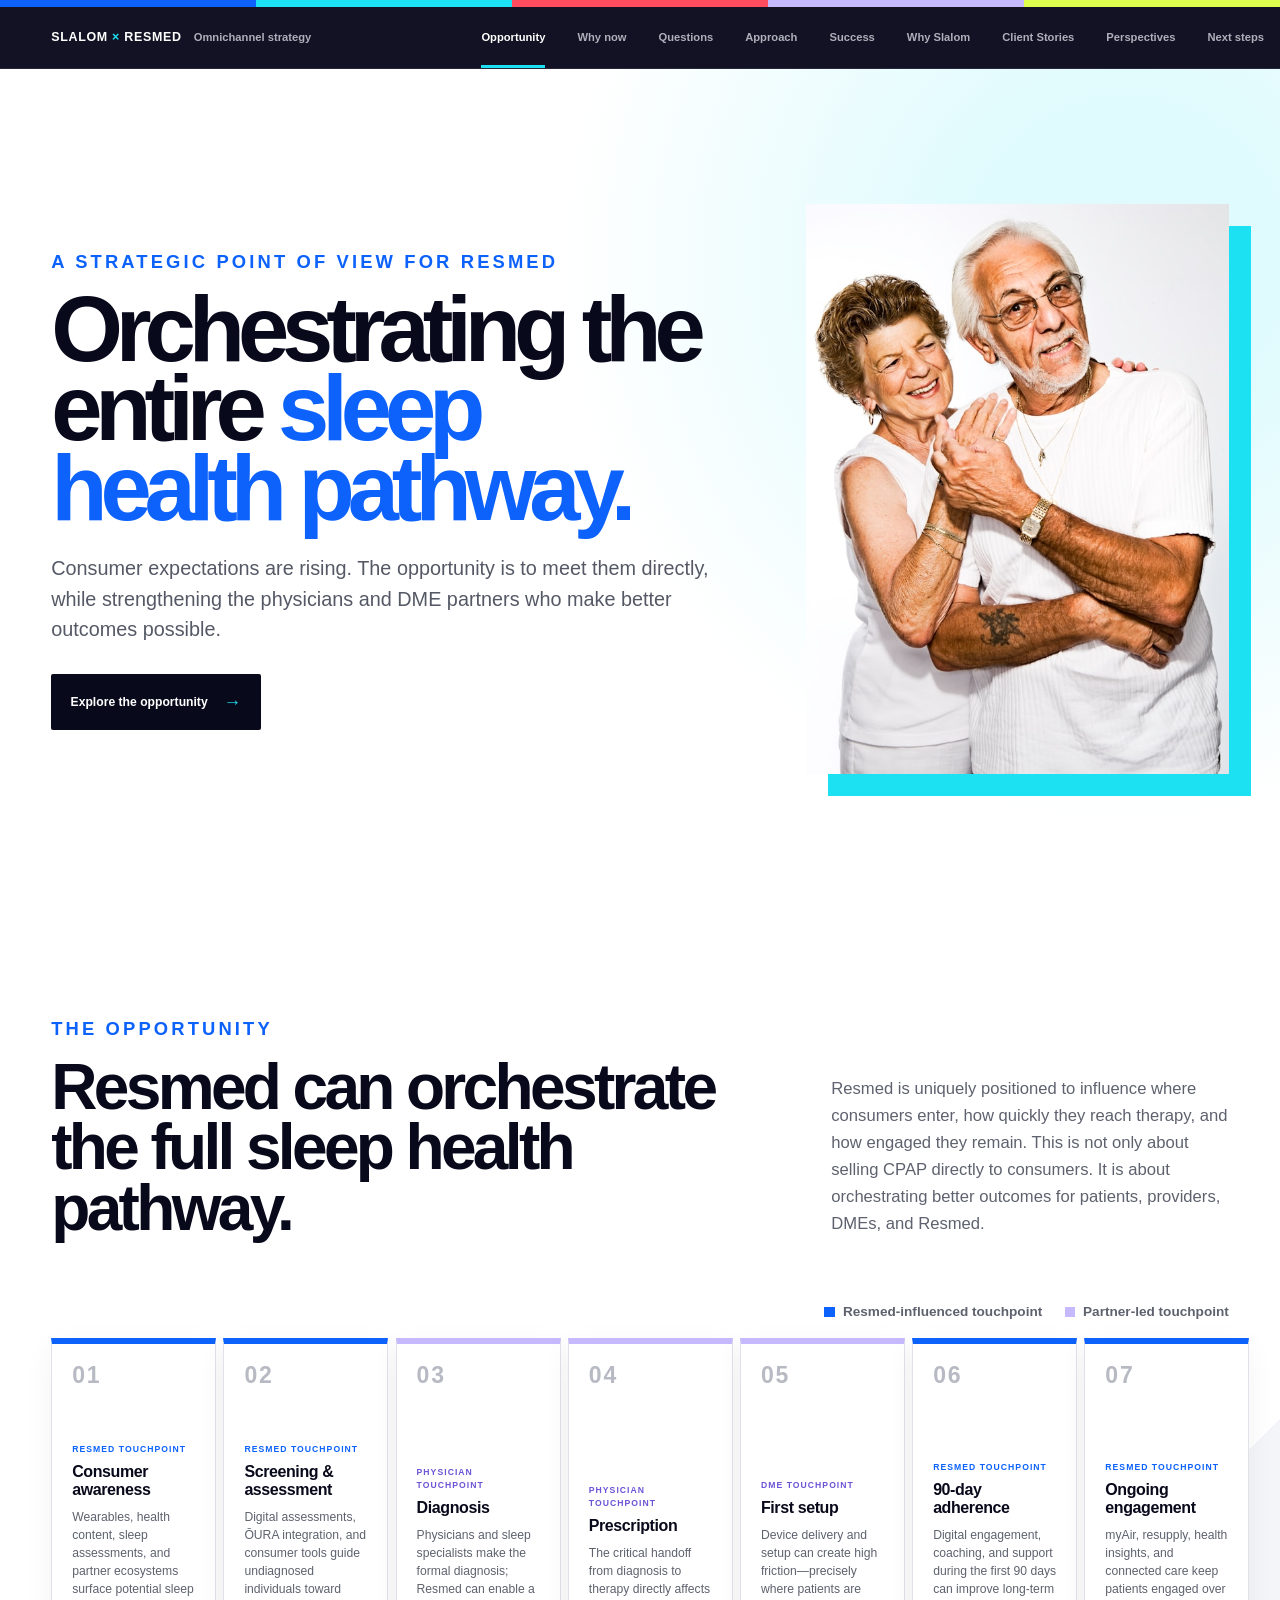
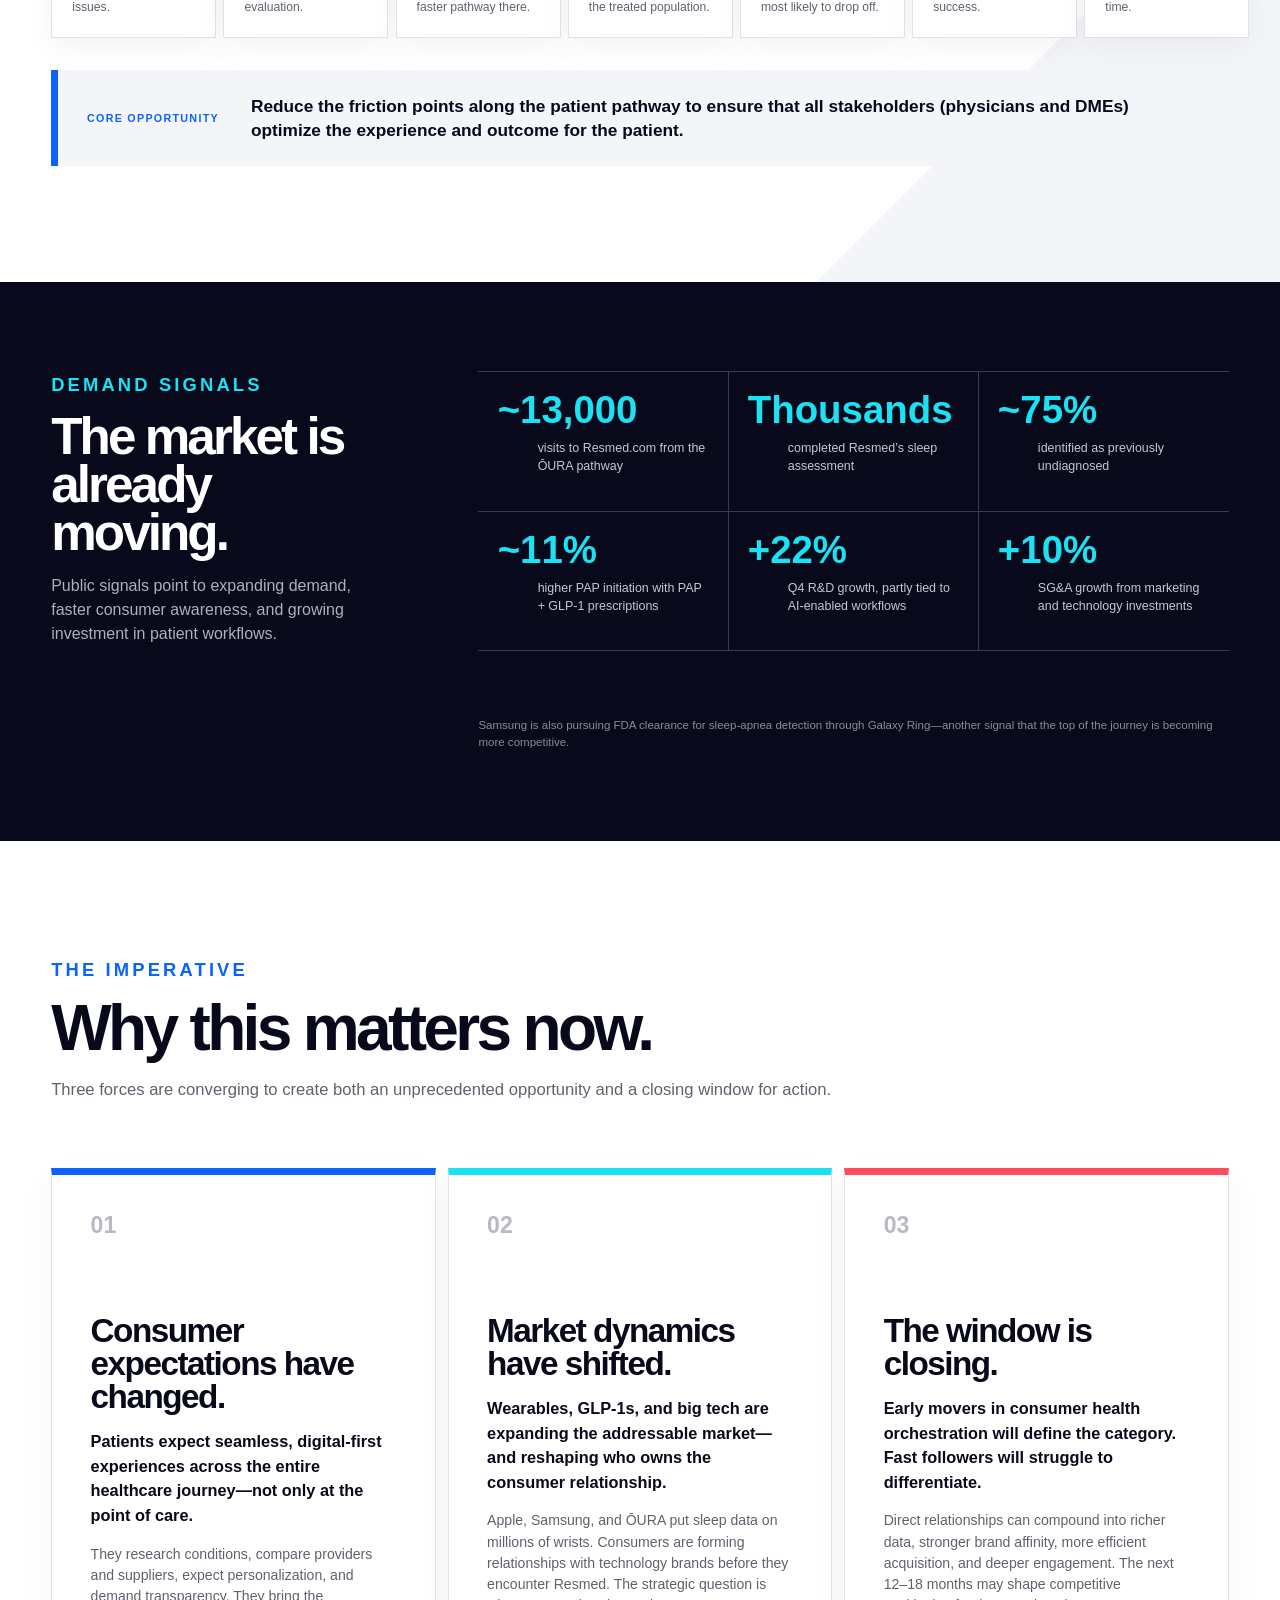
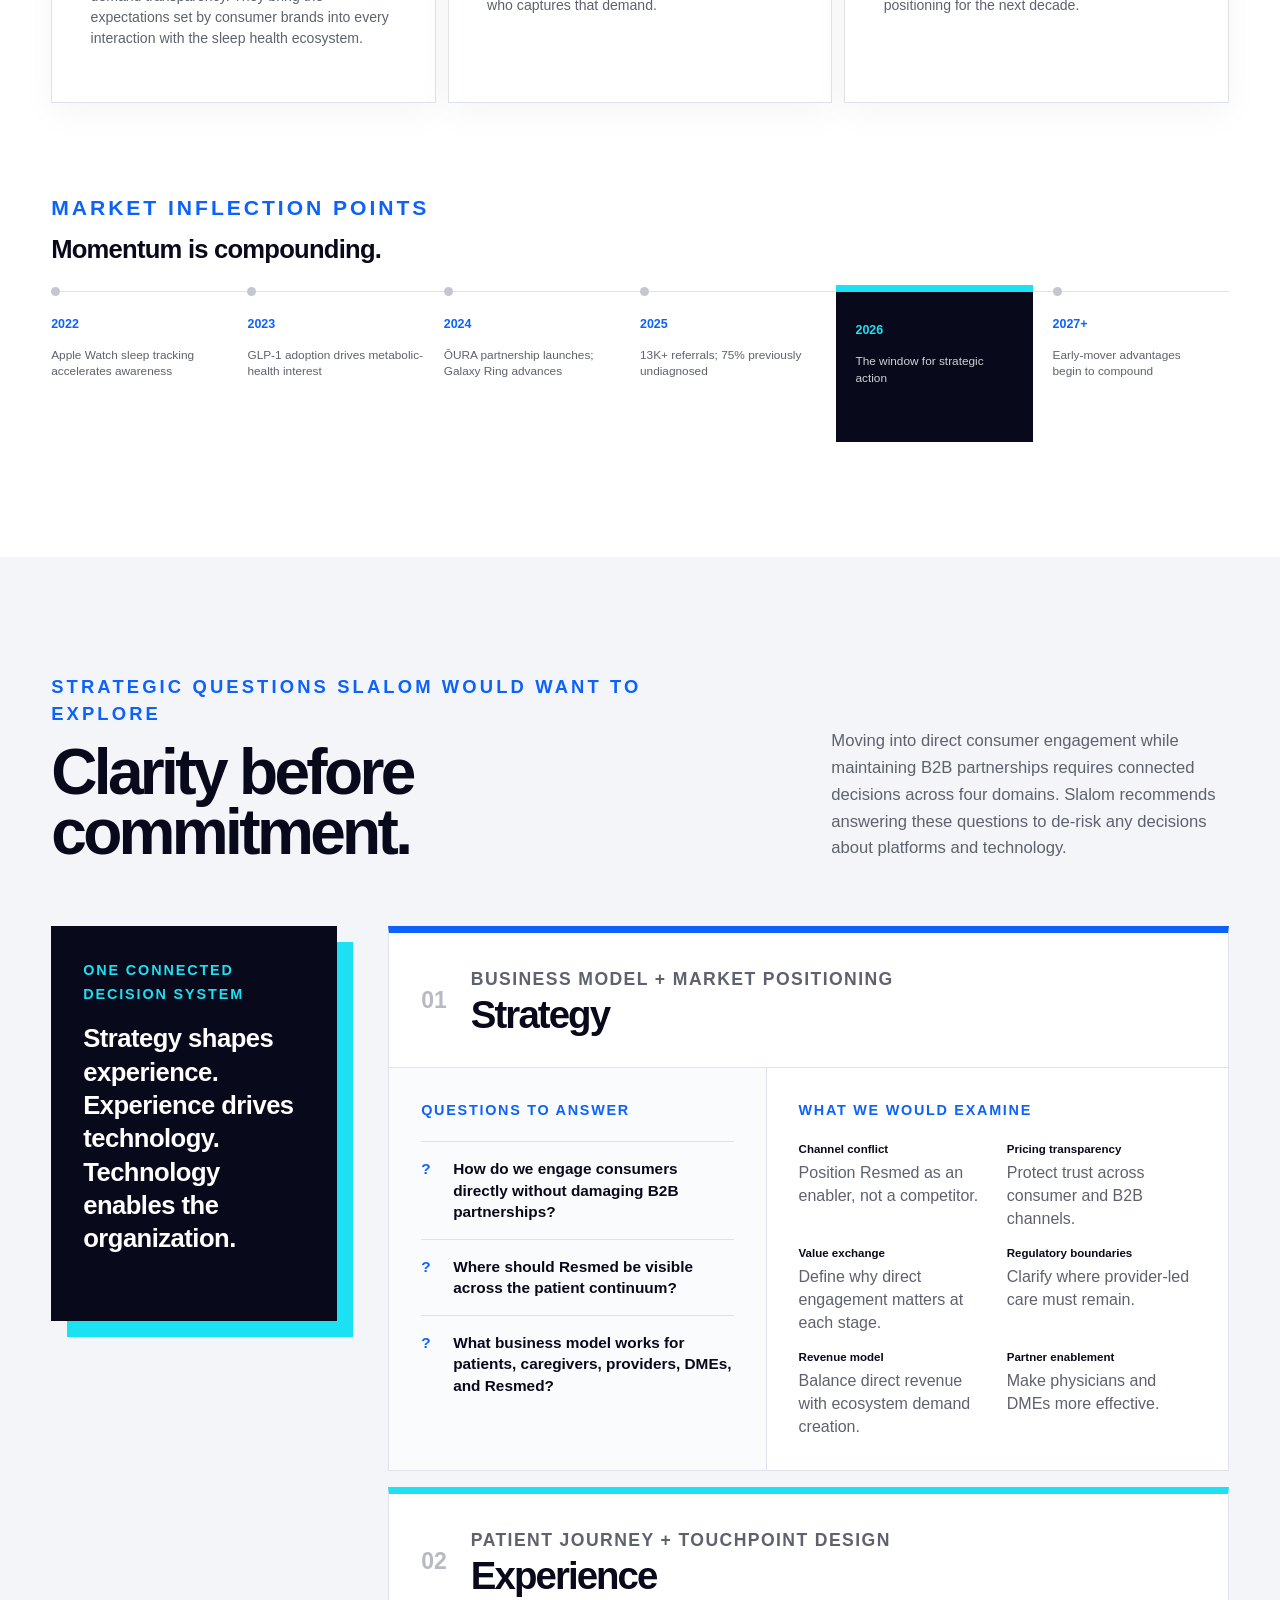
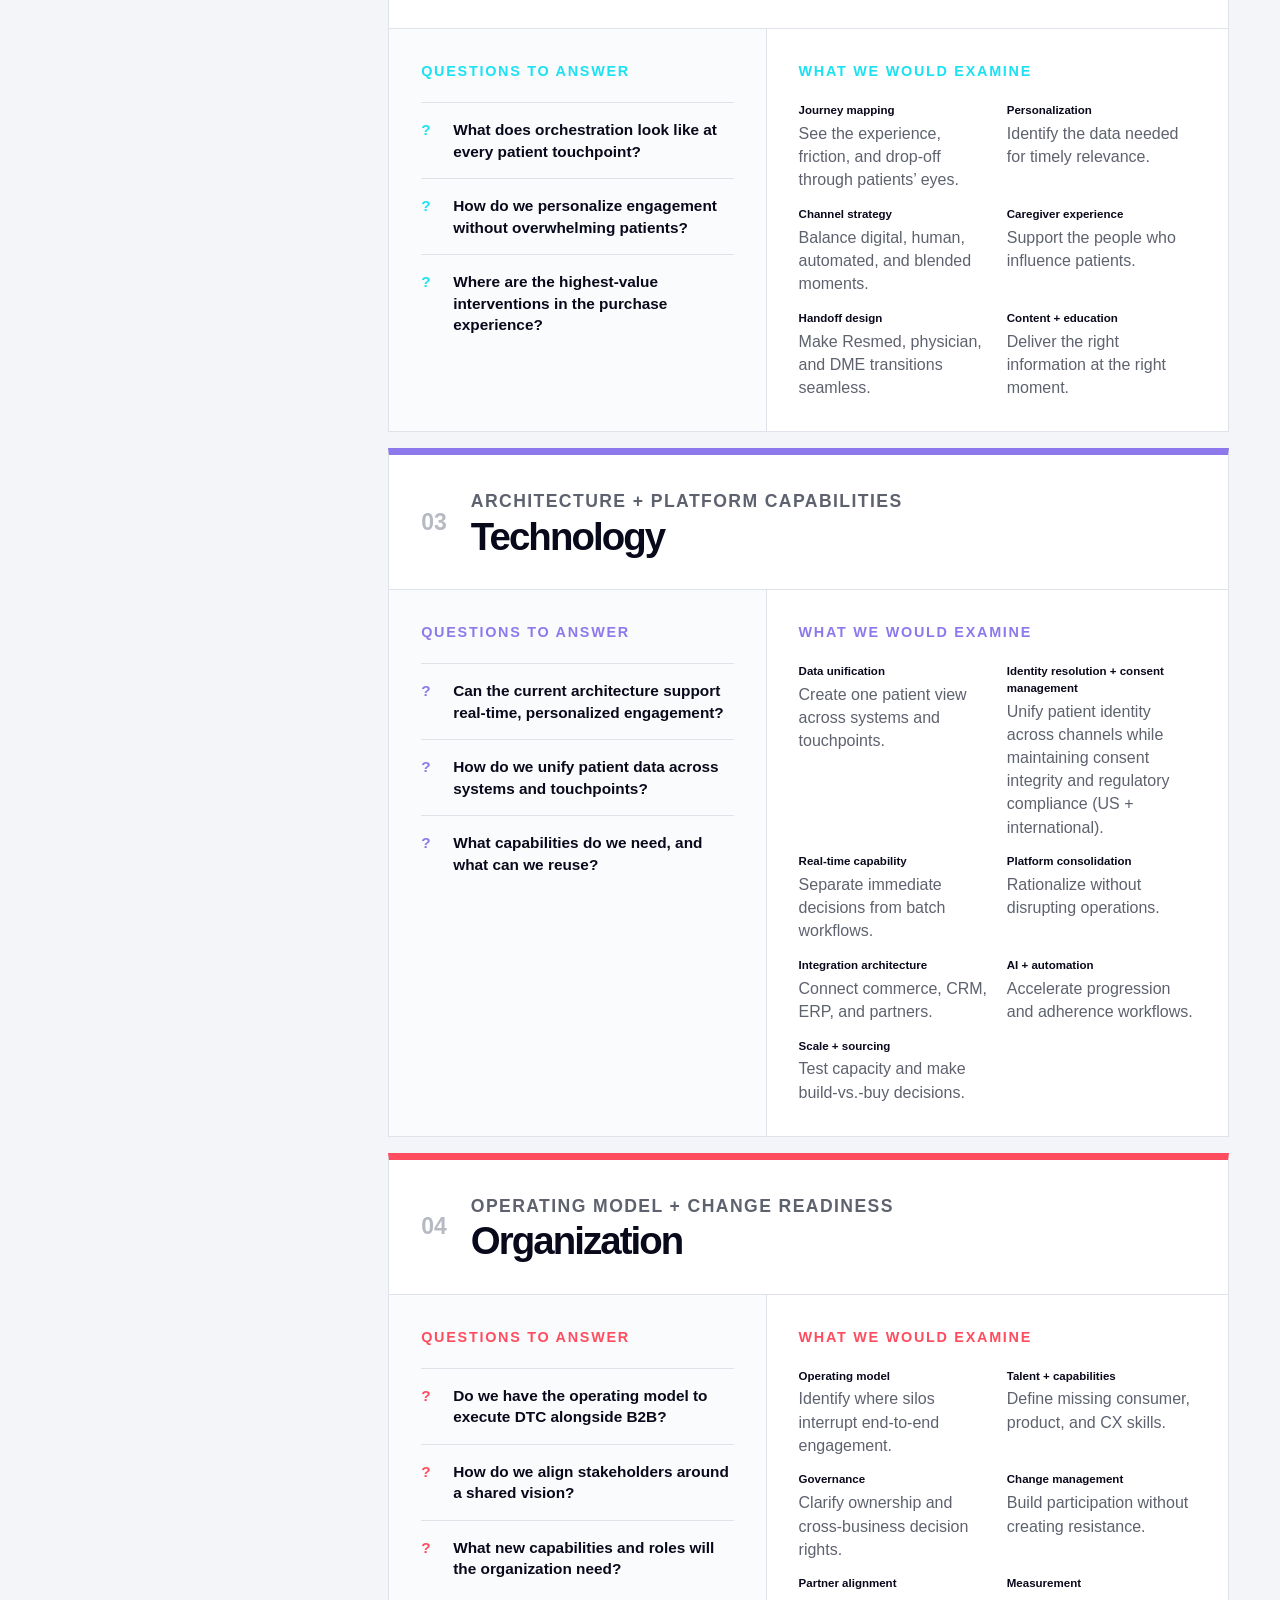
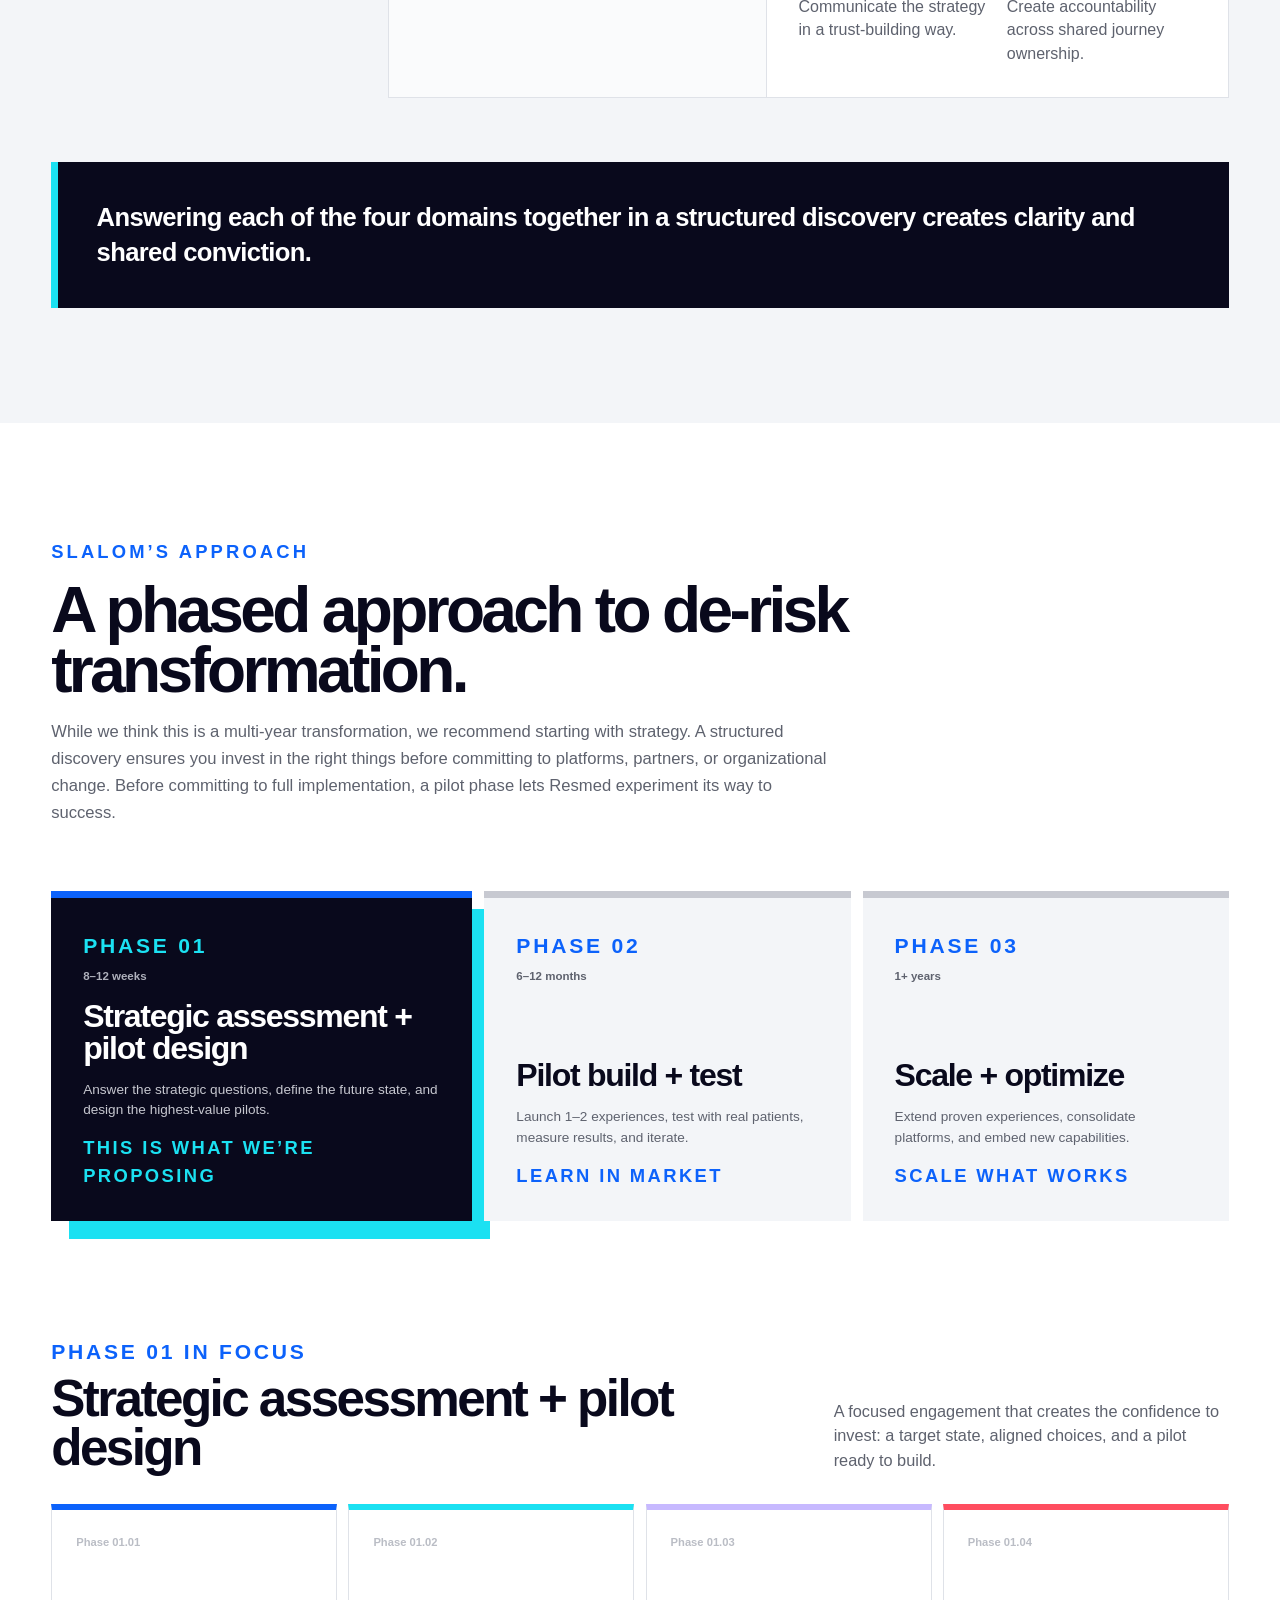
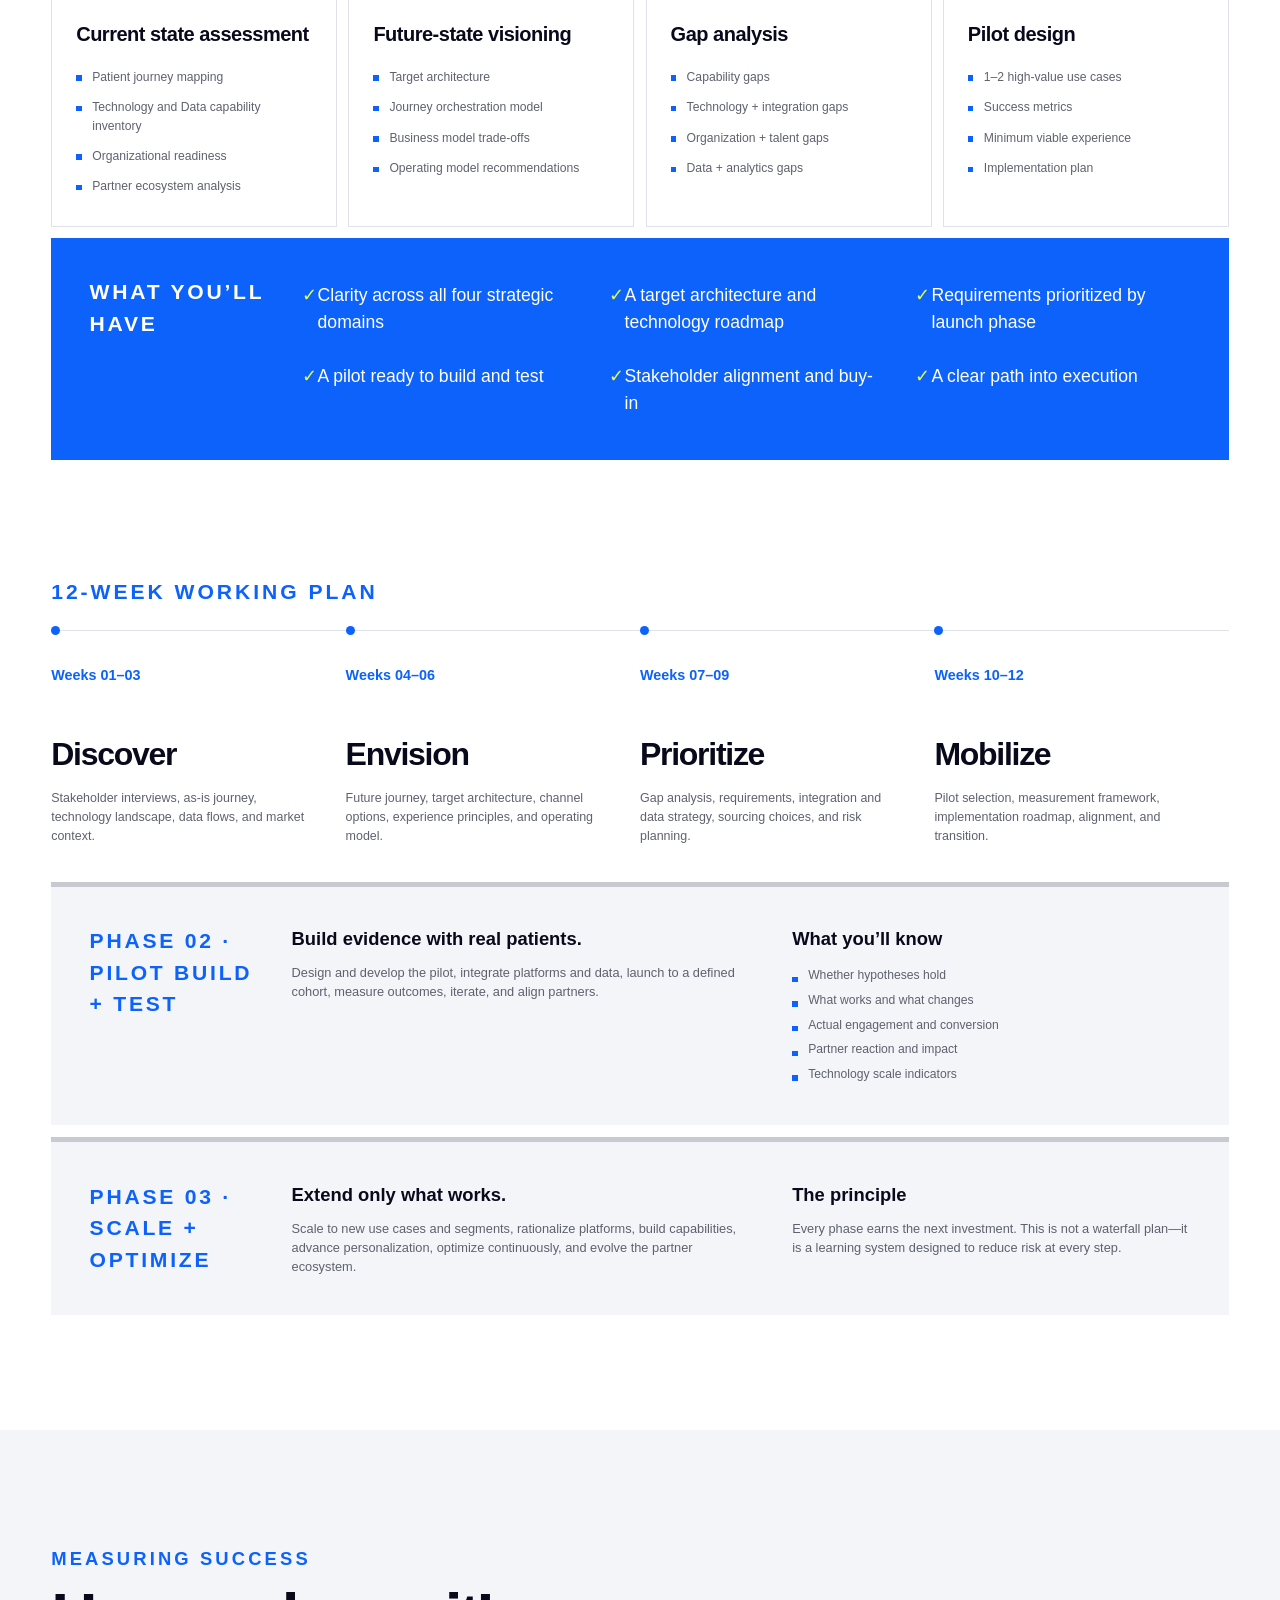
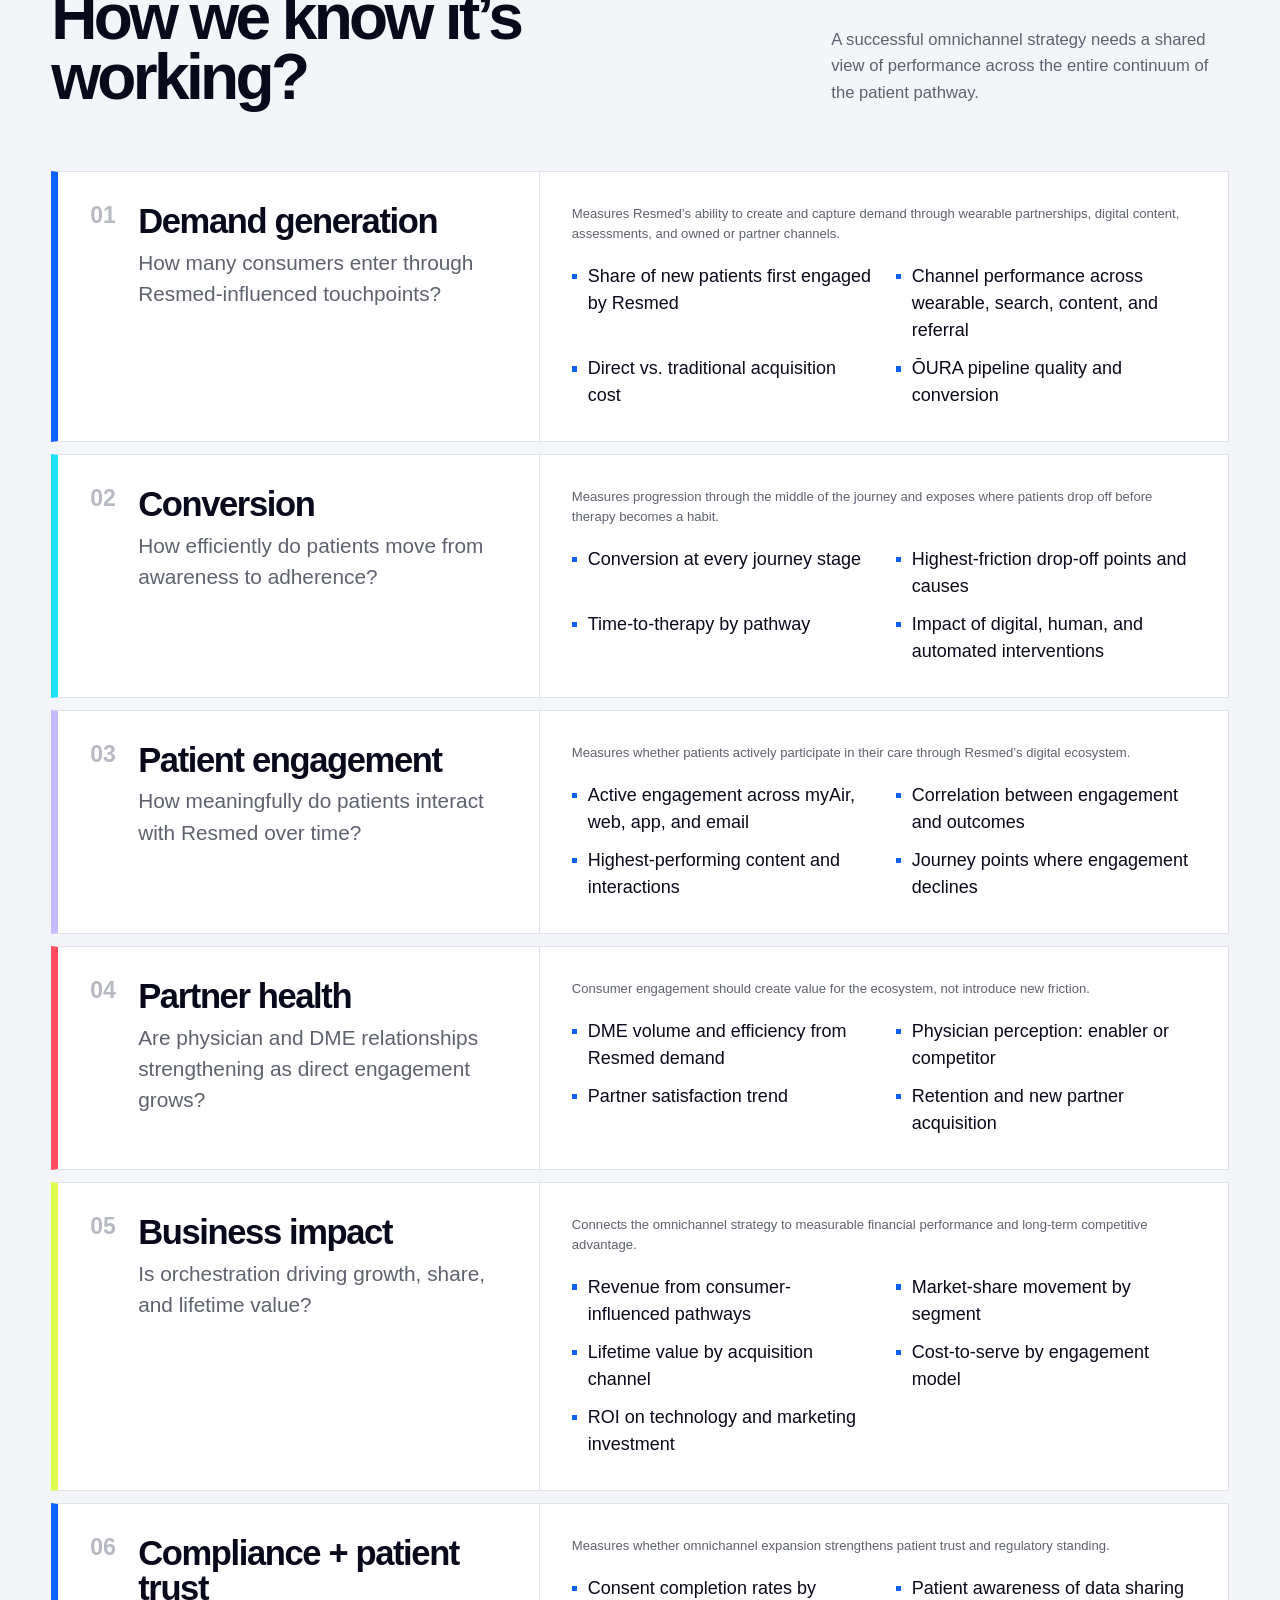
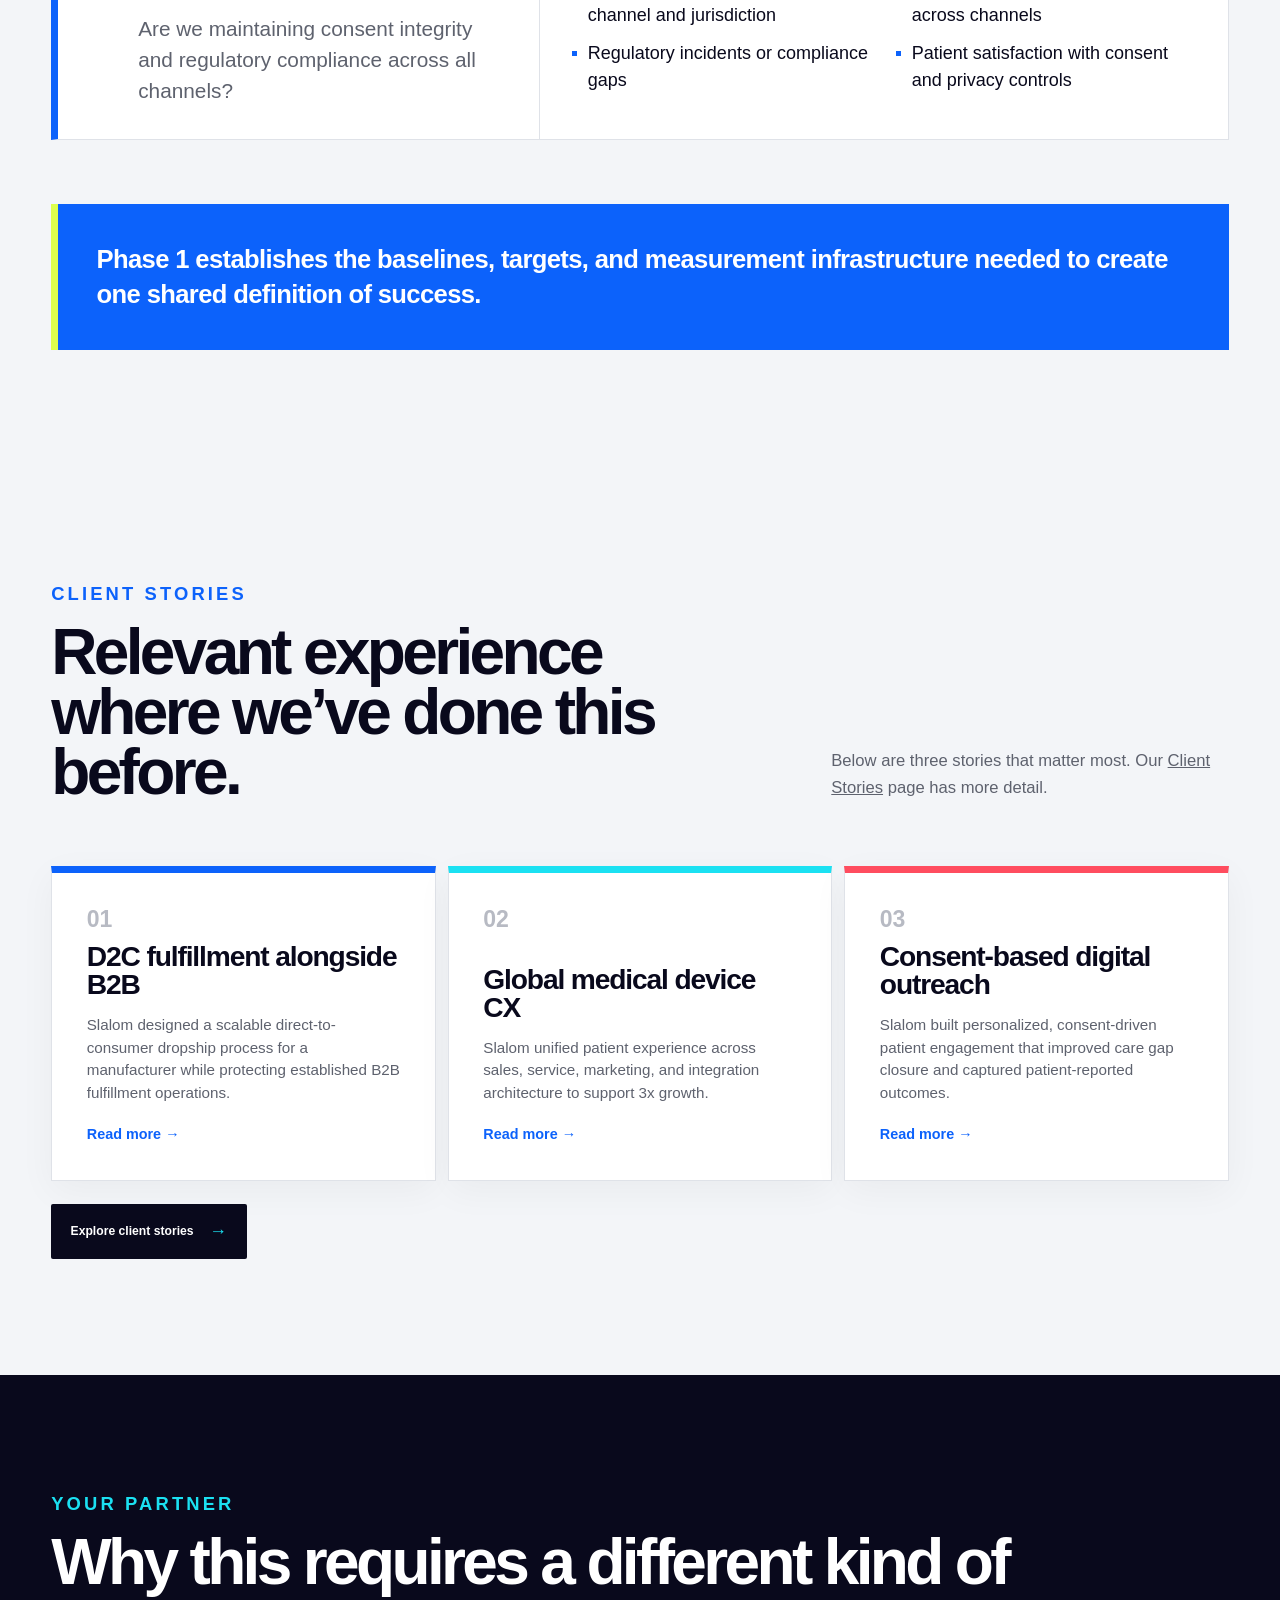
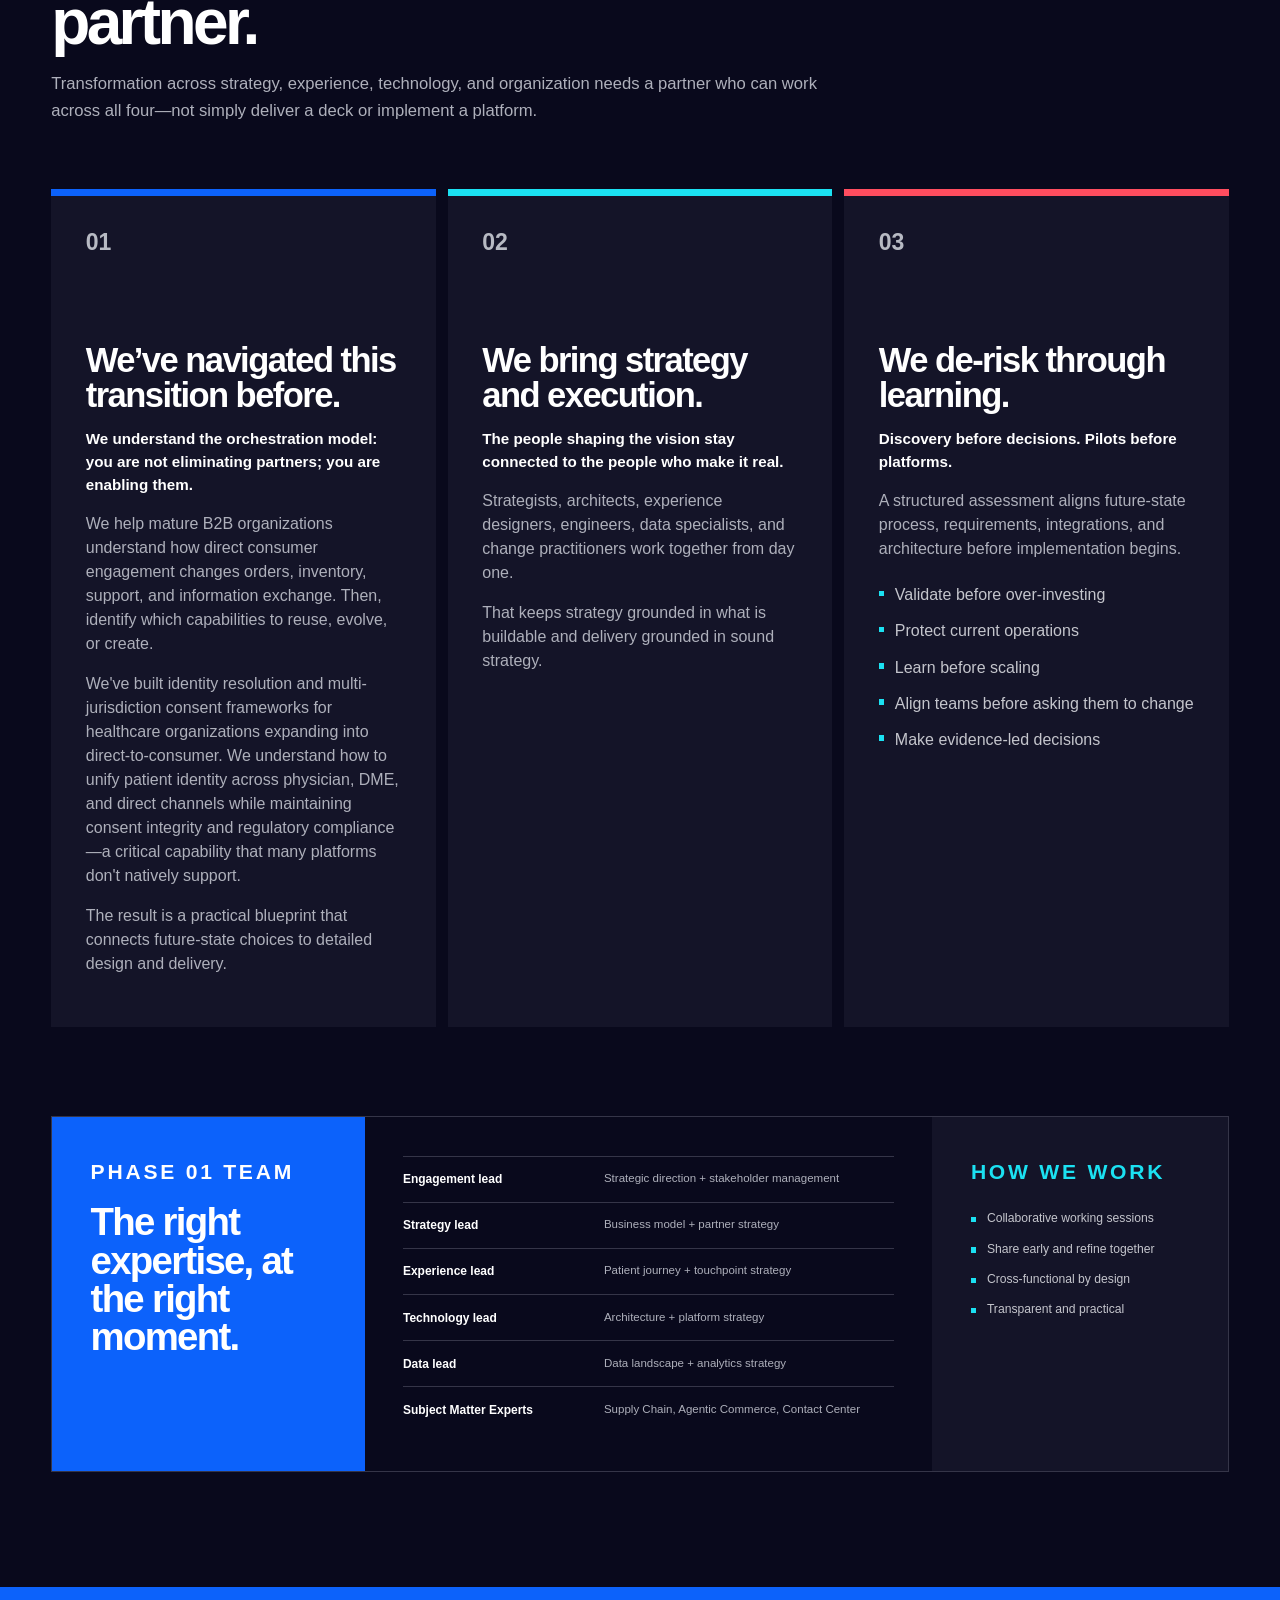
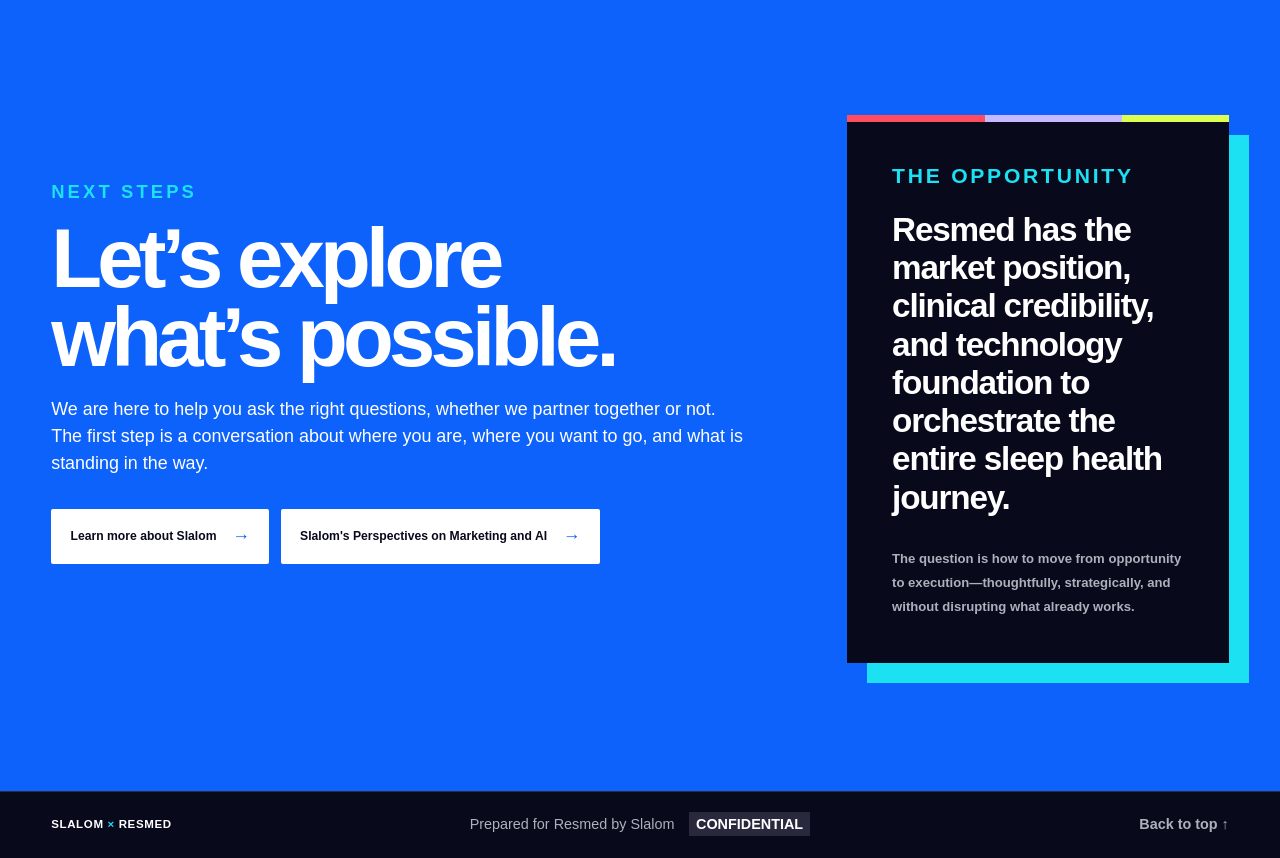
<file: index.html>
<!doctype html>
<html lang="en">
  <head>
    <meta charset="UTF-8" />
    <meta name="viewport" content="width=device-width, initial-scale=1.0" />
    <link rel="icon" href="images/favicon.ico" type="image/x-icon" />
    <meta
      name="description"
      content="A strategic point of view for Resmed: orchestrating the entire sleep health journey."
    />
    <meta property="og:title" content="Orchestrating the Entire Sleep Health Journey" />
    <meta
      property="og:description"
      content="A strategic point of view for Resmed, prepared by Slalom."
    />
    <meta property="og:type" content="website" />
    <meta property="og:image" content="og.png" />
    <meta name="twitter:card" content="summary_large_image" />
    <meta name="twitter:title" content="Orchestrating the Entire Sleep Health Journey" />
    <meta
      name="twitter:description"
      content="A strategic point of view for Resmed, prepared by Slalom."
    />
    <meta name="twitter:image" content="og.png" />
    <title>Resmed | Omnichannel Strategy</title>
    <link rel="stylesheet" href="styles.css" />
  </head>
  <body>
    <a class="skip-link" href="#main-content">Skip to content</a>
    <div class="brand-bars" aria-hidden="true"><i></i><i></i><i></i><i></i><i></i></div>
    <div class="scroll-progress" aria-hidden="true"><span></span></div>

    <header class="site-header">
      <a class="brand-lockup" href="#opportunity" aria-label="Slalom and Resmed proposal home">
        <strong>Slalom <span>×</span> Resmed</strong>
        <small>Omnichannel strategy</small>
      </a>
      <nav class="site-nav" aria-label="Proposal sections">
        <a href="#opportunity" class="active">Opportunity</a>
        <a href="#why-now">Why now</a>
        <a href="#strategic-questions">Questions</a>
        <a href="#approach">Approach</a>
        <a href="#success">Success</a>
        <a href="#why-slalom">Why Slalom</a>
        <a href="client-stories.html">Client Stories</a>
        <a href="perspectives.html">Perspectives</a>
        <a href="#next-steps">Next steps</a>
      </nav>
    </header>

    <main id="main-content">
      <section class="opportunity" id="opportunity" data-section>
        <div class="hero shell">
          <div class="hero-copy reveal">
            <p class="eyebrow">A strategic point of view for Resmed</p>
            <h1>Orchestrating the entire <span>sleep health pathway.</span></h1>
            <p class="hero-lede">
              Consumer expectations are rising. The opportunity is to meet them directly, while strengthening the physicians and DME partners who make better outcomes possible.
            </p>
            <a class="button button-dark" href="#journey">Explore the opportunity <span aria-hidden="true">→</span></a>
          </div>

          <img
            class="hero-image reveal"
            src="images/older-couple.jpg"
            alt="Orchestrating the Entire Sleep Health Journey"
          />
        </div>

        <div class="journey-stage shell" id="journey">
          <header class="section-heading section-heading-wide reveal">
            <div>
              <p class="eyebrow">The opportunity</p>
              <h2>Resmed can orchestrate the full sleep health pathway.</h2>
            </div>
            <p>
              Resmed is uniquely positioned to influence where consumers enter, how quickly they reach therapy, and how engaged they remain. This is not only about selling CPAP directly to consumers. It is about orchestrating better outcomes for patients, providers, DMEs, and Resmed.
            </p>
          </header>

          <div class="journey-legend reveal" aria-label="Journey ownership legend">
            <span><i class="legend-resmed"></i> Resmed-influenced touchpoint</span>
            <span><i class="legend-partner"></i> Partner-led touchpoint</span>
          </div>

          <ol class="journey-grid reveal" aria-label="Patient journey">
            <li class="journey-card owner-resmed">
              <span class="index-mark">01</span>
              <div><small>Resmed touchpoint</small><h3>Consumer awareness</h3></div>
              <p>Wearables, health content, sleep assessments, and partner ecosystems surface potential sleep issues.</p>
            </li>
            <li class="journey-card owner-resmed">
              <span class="index-mark">02</span>
              <div><small>Resmed touchpoint</small><h3>Screening &amp; assessment</h3></div>
              <p>Digital assessments, ŌURA integration, and consumer tools guide undiagnosed individuals toward evaluation.</p>
            </li>
            <li class="journey-card owner-partner">
              <span class="index-mark">03</span>
              <div><small>Physician touchpoint</small><h3>Diagnosis</h3></div>
              <p>Physicians and sleep specialists make the formal diagnosis; Resmed can enable a faster pathway there.</p>
            </li>
            <li class="journey-card owner-partner">
              <span class="index-mark">04</span>
              <div><small>Physician touchpoint</small><h3>Prescription</h3></div>
              <p>The critical handoff from diagnosis to therapy directly affects the treated population.</p>
            </li>
            <li class="journey-card owner-partner">
              <span class="index-mark">05</span>
              <div><small>DME touchpoint</small><h3>First setup</h3></div>
              <p>Device delivery and setup can create high friction—precisely where patients are most likely to drop off.</p>
            </li>
            <li class="journey-card owner-resmed">
              <span class="index-mark">06</span>
              <div><small>Resmed touchpoint</small><h3>90-day adherence</h3></div>
              <p>Digital engagement, coaching, and support during the first 90 days can improve long-term success.</p>
            </li>
            <li class="journey-card owner-resmed">
              <span class="index-mark">07</span>
              <div><small>Resmed touchpoint</small><h3>Ongoing engagement</h3></div>
              <p>myAir, resupply, health insights, and connected care keep patients engaged over time.</p>
            </li>
          </ol>

          <blockquote class="insight-band reveal">
            <span>Core opportunity</span>
            <p>Reduce the friction points along the patient pathway to ensure that all stakeholders (physicians and DMEs) optimize the experience and outcome for the patient.</p>
          </blockquote>
        </div>

        <div class="market-pulse">
          <div class="shell market-pulse-grid">
            <div class="market-pulse-intro reveal">
              <p class="eyebrow eyebrow-light">Demand signals</p>
              <h2>The market is already moving.</h2>
              <p>Public signals point to expanding demand, faster consumer awareness, and growing investment in patient workflows.</p>
            </div>
            <dl class="market-data reveal">
              <div><dt>~13,000</dt><dd>visits to Resmed.com from the ŌURA pathway</dd></div>
              <div><dt>Thousands</dt><dd>completed Resmed’s sleep assessment</dd></div>
              <div><dt>~75%</dt><dd>identified as previously undiagnosed</dd></div>
              <div><dt>~11%</dt><dd>higher PAP initiation with PAP + GLP-1 prescriptions</dd></div>
              <div><dt>+22%</dt><dd>Q4 R&amp;D growth, partly tied to AI-enabled workflows</dd></div>
              <div><dt>+10%</dt><dd>SG&amp;A growth from marketing and technology investments</dd></div>
            </dl>
            <p class="market-note reveal">Samsung is also pursuing FDA clearance for sleep-apnea detection through Galaxy Ring—another signal that the top of the journey is becoming more competitive.</p>
          </div>
        </div>
      </section>

      <section class="section imperative" id="why-now" data-section>
        <div class="shell">
          <header class="section-heading reveal">
            <p class="eyebrow">The imperative</p>
            <h2>Why this matters now.</h2>
            <p>Three forces are converging to create both an unprecedented opportunity and a closing window for action.</p>
          </header>

          <div class="force-grid">
            <article class="force-card reveal">
              <span class="index-mark">01</span>
              <h3>Consumer expectations have changed.</h3>
              <p class="card-lede">Patients expect seamless, digital-first experiences across the entire healthcare journey—not only at the point of care.</p>
              <p>They research conditions, compare providers and suppliers, expect personalization, and demand transparency. They bring the expectations set by consumer brands into every interaction with the sleep health ecosystem.</p>
            </article>
            <article class="force-card reveal">
              <span class="index-mark">02</span>
              <h3>Market dynamics have shifted.</h3>
              <p class="card-lede">Wearables, GLP-1s, and big tech are expanding the addressable market—and reshaping who owns the consumer relationship.</p>
              <p>Apple, Samsung, and ŌURA put sleep data on millions of wrists. Consumers are forming relationships with technology brands before they encounter Resmed. The strategic question is who captures that demand.</p>
            </article>
            <article class="force-card reveal">
              <span class="index-mark">03</span>
              <h3>The window is closing.</h3>
              <p class="card-lede">Early movers in consumer health orchestration will define the category. Fast followers will struggle to differentiate.</p>
              <p>Direct relationships can compound into richer data, stronger brand affinity, more efficient acquisition, and deeper engagement. The next 12–18 months may shape competitive positioning for the next decade.</p>
            </article>
          </div>

          <div class="inflection" aria-label="Market inflection timeline">
            <div class="inflection-heading reveal">
              <span>Market inflection points</span>
              <strong>Momentum is compounding.</strong>
            </div>
            <ol class="inflection-track reveal">
              <li><b>2022</b><span>Apple Watch sleep tracking accelerates awareness</span></li>
              <li><b>2023</b><span>GLP-1 adoption drives metabolic-health interest</span></li>
              <li><b>2024</b><span>ŌURA partnership launches; Galaxy Ring advances</span></li>
              <li><b>2025</b><span>13K+ referrals; 75% previously undiagnosed</span></li>
              <li class="current"><b>2026</b><span>The window for strategic action</span></li>
              <li><b>2027+</b><span>Early-mover advantages begin to compound</span></li>
            </ol>
          </div>
        </div>
      </section>

      <section class="section questions" id="strategic-questions" data-section>
        <div class="shell">
          <header class="section-heading section-heading-wide reveal">
            <div>
              <p class="eyebrow">Strategic questions Slalom would want to explore</p>
              <h2>Clarity before commitment.</h2>
            </div>
            <p>Moving into direct consumer engagement while maintaining B2B partnerships requires connected decisions across four domains. Slalom recommends answering these questions to de-risk any decisions about platforms and technology.</p>
          </header>

          <div class="question-layout">
            <aside class="question-thesis reveal">
              <span>One connected decision system</span>
              <p>Strategy shapes experience. Experience drives technology. Technology enables the organization.</p>
            </aside>

            <div class="domain-list">
              <article class="domain domain-blue reveal">
                <header><span class="index-mark">01</span><div><p>Business model + market positioning</p><h3>Strategy</h3></div></header>
                <div class="domain-body">
                  <div class="domain-questions">
                    <h4>Questions to answer</h4>
                    <ul>
                      <li>How do we engage consumers directly without damaging B2B partnerships?</li>
                      <li>Where should Resmed be visible across the patient continuum?</li>
                      <li>What business model works for patients, caregivers, providers, DMEs, and Resmed?</li>
                    </ul>
                  </div>
                  <div class="domain-considerations">
                    <h4>What we would examine</h4>
                    <ul>
                      <li><b>Channel conflict</b> Position Resmed as an enabler, not a competitor.</li>
                      <li><b>Pricing transparency</b> Protect trust across consumer and B2B channels.</li>
                      <li><b>Value exchange</b> Define why direct engagement matters at each stage.</li>
                      <li><b>Regulatory boundaries</b> Clarify where provider-led care must remain.</li>
                      <li><b>Revenue model</b> Balance direct revenue with ecosystem demand creation.</li>
                      <li><b>Partner enablement</b> Make physicians and DMEs more effective.</li>
                    </ul>
                  </div>
                </div>
              </article>

              <article class="domain domain-cyan reveal">
                <header><span class="index-mark">02</span><div><p>Patient journey + touchpoint design</p><h3>Experience</h3></div></header>
                <div class="domain-body">
                  <div class="domain-questions">
                    <h4>Questions to answer</h4>
                    <ul>
                      <li>What does orchestration look like at every patient touchpoint?</li>
                      <li>How do we personalize engagement without overwhelming patients?</li>
                      <li>Where are the highest-value interventions in the purchase experience?</li>
                    </ul>
                  </div>
                  <div class="domain-considerations">
                    <h4>What we would examine</h4>
                    <ul>
                      <li><b>Journey mapping</b> See the experience, friction, and drop-off through patients’ eyes.</li>
                      <li><b>Personalization</b> Identify the data needed for timely relevance.</li>
                      <li><b>Channel strategy</b> Balance digital, human, automated, and blended moments.</li>
                      <li><b>Caregiver experience</b> Support the people who influence patients.</li>
                      <li><b>Handoff design</b> Make Resmed, physician, and DME transitions seamless.</li>
                      <li><b>Content + education</b> Deliver the right information at the right moment.</li>
                    </ul>
                  </div>
                </div>
              </article>

              <article class="domain domain-purple reveal">
                <header><span class="index-mark">03</span><div><p>Architecture + platform capabilities</p><h3>Technology</h3></div></header>
                <div class="domain-body">
                  <div class="domain-questions">
                    <h4>Questions to answer</h4>
                    <ul>
                      <li>Can the current architecture support real-time, personalized engagement?</li>
                      <li>How do we unify patient data across systems and touchpoints?</li>
                      <li>What capabilities do we need, and what can we reuse?</li>
                    </ul>
                  </div>
                  <div class="domain-considerations">
                    <h4>What we would examine</h4>
                    <ul>
                      <li><b>Data unification</b> Create one patient view across systems and touchpoints.</li>
                      <li><b>Identity resolution + consent management</b> Unify patient identity across channels while maintaining consent integrity and regulatory compliance (US + international).</li>
                      <li><b>Real-time capability</b> Separate immediate decisions from batch workflows.</li>
                      <li><b>Platform consolidation</b> Rationalize without disrupting operations.</li>
                      <li><b>Integration architecture</b> Connect commerce, CRM, ERP, and partners.</li>
                      <li><b>AI + automation</b> Accelerate progression and adherence workflows.</li>
                      <li><b>Scale + sourcing</b> Test capacity and make build-vs.-buy decisions.</li>
                    </ul>
                  </div>
                </div>
              </article>

              <article class="domain domain-coral reveal">
                <header><span class="index-mark">04</span><div><p>Operating model + change readiness</p><h3>Organization</h3></div></header>
                <div class="domain-body">
                  <div class="domain-questions">
                    <h4>Questions to answer</h4>
                    <ul>
                      <li>Do we have the operating model to execute DTC alongside B2B?</li>
                      <li>How do we align stakeholders around a shared vision?</li>
                      <li>What new capabilities and roles will the organization need?</li>
                    </ul>
                  </div>
                  <div class="domain-considerations">
                    <h4>What we would examine</h4>
                    <ul>
                      <li><b>Operating model</b> Identify where silos interrupt end-to-end engagement.</li>
                      <li><b>Talent + capabilities</b> Define missing consumer, product, and CX skills.</li>
                      <li><b>Governance</b> Clarify ownership and cross-business decision rights.</li>
                      <li><b>Change management</b> Build participation without creating resistance.</li>
                      <li><b>Partner alignment</b> Communicate the strategy in a trust-building way.</li>
                      <li><b>Measurement</b> Create accountability across shared journey ownership.</li>
                    </ul>
                  </div>
                </div>
              </article>
            </div>
          </div>

          <p class="connection-statement reveal">Answering each of the four domains together in a structured discovery creates clarity and shared conviction.</p>
        </div>
      </section>

      <section class="section approach" id="approach" data-section>
        <div class="shell">
          <header class="section-heading reveal">
            <p class="eyebrow">Slalom’s approach</p>
            <h2>A phased approach to de-risk transformation.</h2>
            <p>While we think this is a multi-year transformation, we recommend starting with strategy. A structured discovery ensures you invest in the right things before committing to platforms, partners, or organizational change. Before committing to full implementation, a pilot phase lets Resmed experiment its way to success. </p>
          </header>

          <ol class="phase-roadmap reveal">
            <li class="phase active">
              <span>Phase 01</span>
              <b>8–12 weeks</b>
              <h3>Strategic assessment + pilot design</h3>
              <p>Answer the strategic questions, define the future state, and design the highest-value pilots.</p>
              <em>This is what we’re proposing</em>
            </li>
            <li class="phase">
              <span>Phase 02</span>
              <b>6–12 months</b>
              <h3>Pilot build + test</h3>
              <p>Launch 1–2 experiences, test with real patients, measure results, and iterate.</p>
              <em>Learn in market</em>
            </li>
            <li class="phase">
              <span>Phase 03</span>
              <b>1+ years</b>
              <h3>Scale + optimize</h3>
              <p>Extend proven experiences, consolidate platforms, and embed new capabilities.</p>
              <em>Scale what works</em>
            </li>
          </ol>

          <div class="phase-one">
            <header class="phase-one-header reveal">
              <div><span>Phase 01 in focus</span><h3>Strategic assessment + pilot design</h3></div>
              <p>A focused engagement that creates the confidence to invest: a target state, aligned choices, and a pilot ready to build.</p>
            </header>

            <div class="workstream-grid">
              <article class="workstream reveal">
                <span>Phase 01.01</span><h4>Current state assessment</h4>
                <ul><li>Patient journey mapping</li><li>Technology and Data capability inventory</li><li>Organizational readiness</li><li>Partner ecosystem analysis</li></ul>
              </article>
              <article class="workstream reveal">
                <span>Phase 01.02</span><h4>Future-state visioning</h4>
                <ul><li>Target architecture</li><li>Journey orchestration model</li><li>Business model trade-offs</li><li>Operating model recommendations</li></ul>
              </article>
              <article class="workstream reveal">
                <span>Phase 01.03</span><h4>Gap analysis</h4>
                <ul><li>Capability gaps</li><li>Technology + integration gaps</li><li>Organization + talent gaps</li><li>Data + analytics gaps</li></ul>
              </article>
              <article class="workstream reveal">
                <span>Phase 01.04</span><h4>Pilot design</h4>
                <ul><li>1–2 high-value use cases</li><li>Success metrics</li><li>Minimum viable experience</li><li>Implementation plan</li></ul>
              </article>
            </div>

            <div class="outcome-panel reveal">
              <span>What you’ll have</span>
              <ul>
                <li>Clarity across all four strategic domains</li>
                <li>A target architecture and technology roadmap</li>
                <li>Requirements prioritized by launch phase</li>
                <li>A pilot ready to build and test</li>
                <li>Stakeholder alignment and buy-in</li>
                <li>A clear path into execution</li>
              </ul>
            </div>
          </div>

          <div class="week-plan">
            <header class="week-plan-heading reveal"><span>12-week working plan</span></header>
            <ol class="week-grid reveal">
              <li><span>Weeks 01–03</span><h4>Discover</h4><p>Stakeholder interviews, as-is journey, technology landscape, data flows, and market context.</p></li>
              <li><span>Weeks 04–06</span><h4>Envision</h4><p>Future journey, target architecture, channel options, experience principles, and operating model.</p></li>
              <li><span>Weeks 07–09</span><h4>Prioritize</h4><p>Gap analysis, requirements, integration and data strategy, sourcing choices, and risk planning.</p></li>
              <li><span>Weeks 10–12</span><h4>Mobilize</h4><p>Pilot selection, measurement framework, implementation roadmap, alignment, and transition.</p></li>
            </ol>
          </div>

          <div class="future-phases">
            <article class="future-phase reveal">
              <span>Phase 02 · Pilot build + test</span>
              <div>
                <h4>Build evidence with real patients.</h4>
                <p>Design and develop the pilot, integrate platforms and data, launch to a defined cohort, measure outcomes, iterate, and align partners.</p>
              </div>
              <div>
                <h4>What you’ll know</h4>
                <ul><li>Whether hypotheses hold</li><li>What works and what changes</li><li>Actual engagement and conversion</li><li>Partner reaction and impact</li><li>Technology scale indicators</li></ul>
              </div>
            </article>
            <article class="future-phase reveal">
              <span>Phase 03 · Scale + optimize</span>
              <div>
                <h4>Extend only what works.</h4>
                <p>Scale to new use cases and segments, rationalize platforms, build capabilities, advance personalization, optimize continuously, and evolve the partner ecosystem.</p>
              </div>
              <div>
                <h4>The principle</h4>
                <p>Every phase earns the next investment. This is not a waterfall plan—it is a learning system designed to reduce risk at every step.</p>
              </div>
            </article>
          </div>
        </div>
      </section>

      <section class="section success" id="success" data-section>
        <div class="shell">
          <header class="section-heading section-heading-wide reveal">
            <div><p class="eyebrow">Measuring success</p><h2>How we know it’s working?</h2></div>
            <p>A successful omnichannel strategy needs a shared view of performance across the entire continuum of the patient pathway.</p>
          </header>

          <div class="metric-list">
            <article class="metric reveal">
              <header><span class="index-mark">01</span><div><h3>Demand generation</h3><p>How many consumers enter through Resmed-influenced touchpoints?</p></div></header>
              <div><p>Measures Resmed’s ability to create and capture demand through wearable partnerships, digital content, assessments, and owned or partner channels.</p><ul><li>Share of new patients first engaged by Resmed</li><li>Channel performance across wearable, search, content, and referral</li><li>Direct vs. traditional acquisition cost</li><li>ŌURA pipeline quality and conversion</li></ul></div>
            </article>
            <article class="metric reveal">
              <header><span class="index-mark">02</span><div><h3>Conversion</h3><p>How efficiently do patients move from awareness to adherence?</p></div></header>
              <div><p>Measures progression through the middle of the journey and exposes where patients drop off before therapy becomes a habit.</p><ul><li>Conversion at every journey stage</li><li>Highest-friction drop-off points and causes</li><li>Time-to-therapy by pathway</li><li>Impact of digital, human, and automated interventions</li></ul></div>
            </article>
            <article class="metric reveal">
              <header><span class="index-mark">03</span><div><h3>Patient engagement</h3><p>How meaningfully do patients interact with Resmed over time?</p></div></header>
              <div><p>Measures whether patients actively participate in their care through Resmed’s digital ecosystem.</p><ul><li>Active engagement across myAir, web, app, and email</li><li>Correlation between engagement and outcomes</li><li>Highest-performing content and interactions</li><li>Journey points where engagement declines</li></ul></div>
            </article>
            <article class="metric reveal">
              <header><span class="index-mark">04</span><div><h3>Partner health</h3><p>Are physician and DME relationships strengthening as direct engagement grows?</p></div></header>
              <div><p>Consumer engagement should create value for the ecosystem, not introduce new friction.</p><ul><li>DME volume and efficiency from Resmed demand</li><li>Physician perception: enabler or competitor</li><li>Partner satisfaction trend</li><li>Retention and new partner acquisition</li></ul></div>
            </article>
            <article class="metric reveal">
              <header><span class="index-mark">05</span><div><h3>Business impact</h3><p>Is orchestration driving growth, share, and lifetime value?</p></div></header>
              <div><p>Connects the omnichannel strategy to measurable financial performance and long-term competitive advantage.</p><ul><li>Revenue from consumer-influenced pathways</li><li>Market-share movement by segment</li><li>Lifetime value by acquisition channel</li><li>Cost-to-serve by engagement model</li><li>ROI on technology and marketing investment</li></ul></div>
            </article>
            <article class="metric reveal">
              <header><span class="index-mark">06</span><div><h3>Compliance + patient trust</h3><p>Are we maintaining consent integrity and regulatory compliance across all channels?</p></div></header>
              <div><p>Measures whether omnichannel expansion strengthens patient trust and regulatory standing.</p><ul><li>Consent completion rates by channel and jurisdiction</li><li>Patient awareness of data sharing across channels</li><li>Regulatory incidents or compliance gaps</li><li>Patient satisfaction with consent and privacy controls</li></ul></div>
            </article>
          </div>

          <p class="success-statement reveal">Phase 1 establishes the baselines, targets, and measurement infrastructure needed to create one shared definition of success.</p>
        </div>
      </section>

      <section class="section proof-strip" aria-labelledby="proof-heading">
        <div class="shell">
          <header class="section-heading section-heading-wide reveal">
            <div><p class="eyebrow">Client Stories</p><h2 id="proof-heading">Relevant experience where we’ve done this before.</h2></div>
            <p>Below are three stories that matter most. Our <a href="client-stories.html">Client Stories</a> page has more detail.</p>
          </header>

          <div class="proof-grid reveal">
            <article class="proof-card">
              <span class="index-mark">01</span>
              <h3>D2C fulfillment alongside B2B</h3>
              <p>Slalom designed a scalable direct-to-consumer dropship process for a manufacturer while protecting established B2B fulfillment operations.</p>
              <a class="proof-card-link" href="client-stories.html#d2c-fulfillment">Read more <span aria-hidden="true">→</span></a>
            </article>
            <article class="proof-card">
              <span class="index-mark">02</span>
              <h3>Global medical device CX</h3>
              <p>Slalom unified patient experience across sales, service, marketing, and integration architecture to support 3x growth.</p>
              <a class="proof-card-link" href="client-stories.html#medical-device-cx">Read more <span aria-hidden="true">→</span></a>
            </article>
            <article class="proof-card">
              <span class="index-mark">03</span>
              <h3>Consent-based digital outreach</h3>
              <p>Slalom built personalized, consent-driven patient engagement that improved care gap closure and captured patient-reported outcomes.</p>
              <a class="proof-card-link" href="client-stories.html#consent-digital-outreach">Read more <span aria-hidden="true">→</span></a>
            </article>
          </div>

          <a class="button button-dark proof-link reveal" href="client-stories.html">Explore client stories <span aria-hidden="true">→</span></a>
        </div>
      </section>

      <section class="section partner" id="why-slalom" data-section>
        <div class="shell">
          <header class="section-heading reveal">
            <p class="eyebrow eyebrow-light">Your partner</p>
            <h2>Why this requires a different kind of partner.</h2>
            <p>Transformation across strategy, experience, technology, and organization needs a partner who can work across all four—not simply deliver a deck or implement a platform.</p>
          </header>

          <div class="difference-grid">
            <article class="difference reveal">
              <span class="index-mark">01</span><h3>We’ve navigated this transition before.</h3>
              <p class="difference-lede">We understand the orchestration model: you are not eliminating partners; you are enabling them.</p>
              <p>We help mature B2B organizations understand how direct consumer engagement changes orders, inventory, support, and information exchange. Then, identify which capabilities to reuse, evolve, or create.</p>
              <p>We've built identity resolution and multi-jurisdiction consent frameworks for healthcare organizations expanding into direct-to-consumer. We understand how to unify patient identity across physician, DME, and direct channels while maintaining consent integrity and regulatory compliance—a critical capability that many platforms don't natively support.</p>
              <p>The result is a practical blueprint that connects future-state choices to detailed design and delivery.</p>
            </article>
            <article class="difference reveal">
              <span class="index-mark">02</span><h3>We bring strategy and execution.</h3>
              <p class="difference-lede">The people shaping the vision stay connected to the people who make it real.</p>
              <p>Strategists, architects, experience designers, engineers, data specialists, and change practitioners work together from day one.</p>
              <p>That keeps strategy grounded in what is buildable and delivery grounded in sound strategy.</p>
            </article>
            <article class="difference reveal">
              <span class="index-mark">03</span><h3>We de-risk through learning.</h3>
              <p class="difference-lede">Discovery before decisions. Pilots before platforms.</p>
              <p>A structured assessment aligns future-state process, requirements, integrations, and architecture before implementation begins.</p>
              <ul><li>Validate before over-investing</li><li>Protect current operations</li><li>Learn before scaling</li><li>Align teams before asking them to change</li><li>Make evidence-led decisions</li></ul>
            </article>
          </div>

          <div class="team-model reveal">
            <div class="team-heading"><span>Phase 01 team</span><h3>The right expertise, at the right moment.</h3></div>
            <dl class="team-roles">
              <div><dt>Engagement lead</dt><dd>Strategic direction + stakeholder management</dd></div>
              <div><dt>Strategy lead</dt><dd>Business model + partner strategy</dd></div>
              <div><dt>Experience lead</dt><dd>Patient journey + touchpoint strategy</dd></div>
              <div><dt>Technology lead</dt><dd>Architecture + platform strategy</dd></div>
              <div><dt>Data lead</dt><dd>Data landscape + analytics strategy</dd></div>
              <div><dt>Subject Matter Experts</dt><dd>Supply Chain, Agentic Commerce, Contact Center</dd></div>
            </dl>
            <div class="ways-working">
              <span>How we work</span>
              <ul><li>Collaborative working sessions</li><li>Share early and refine together</li><li>Cross-functional by design</li><li>Transparent and practical</li></ul>
            </div>
          </div>
        </div>
      </section>

      <section class="next-steps" id="next-steps" data-section>
        <div class="shell next-grid">
          <div class="next-copy reveal">
            <p class="eyebrow eyebrow-light">Next steps</p>
            <h2>Let’s explore what’s possible.</h2>
            <p>We are here to help you ask the right questions, whether we partner together or not. The first step is a conversation about where you are, where you want to go, and what is standing in the way.</p>
            <div class="cta-row">
              <a class="button button-light" href="https://slalom.com/" target="_blank" rel="noopener noreferrer">Learn more about Slalom <span aria-hidden="true">→</span></a>
              <a class="button button-light" href="perspectives.html">Slalom's Perspectives on Marketing and AI <span aria-hidden="true">→</span></a>
            </div>
            <p class="link-note" id="link-note" role="status" aria-live="polite"></p>
          </div>
          <blockquote class="closing-note reveal">
            <span>The opportunity</span>
            <p>Resmed has the market position, clinical credibility, and technology foundation to orchestrate the entire sleep health journey.</p>
            <strong>The question is how to move from opportunity to execution—thoughtfully, strategically, and without disrupting what already works.</strong>
          </blockquote>
        </div>
      </section>
    </main>

    <footer class="site-footer">
      <div class="shell">
        <strong>Slalom <span>×</span> Resmed</strong>
        <p>Prepared for Resmed by Slalom <i>Confidential</i></p>
        <a href="#opportunity">Back to top ↑</a>
      </div>
    </footer>

    <script src="script.js"></script>
  </body>
</html>
</file>
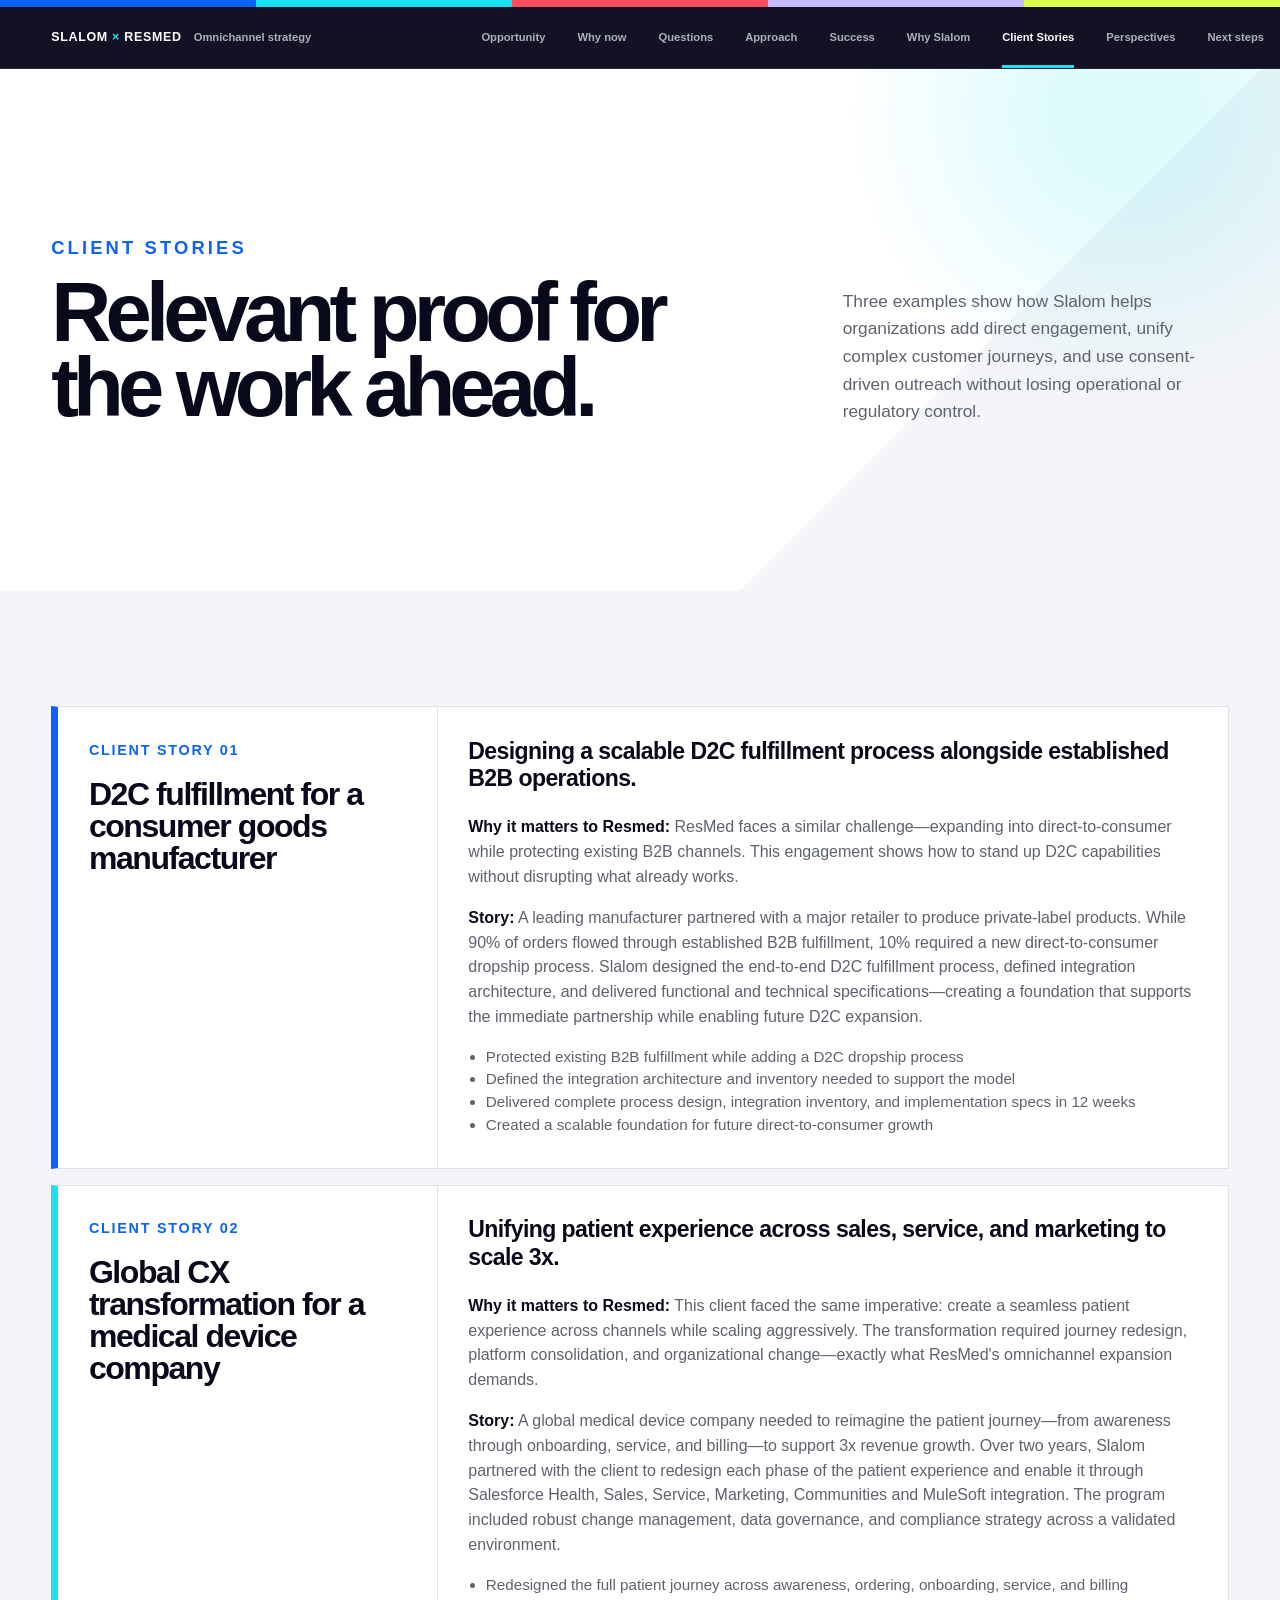
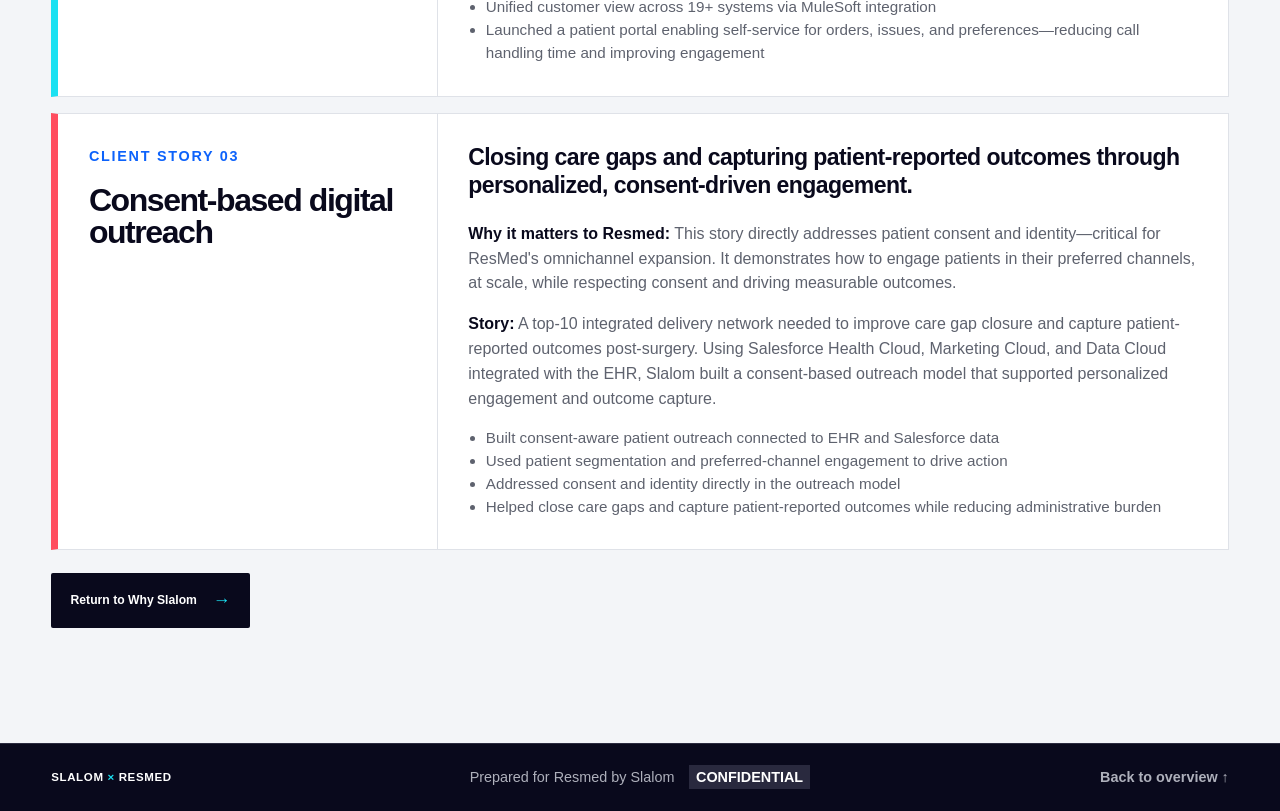
<file: client-stories.html>
<!doctype html>
<html lang="en">
  <head>
    <meta charset="UTF-8" />
    <meta name="viewport" content="width=device-width, initial-scale=1.0" />
    <link rel="icon" href="images/favicon.ico" type="image/x-icon" />
    <meta
      name="description"
      content="Relevant Slalom client stories for Resmed's omnichannel sleep health strategy."
    />
    <meta property="og:title" content="Client Stories | Resmed Omnichannel Strategy" />
    <meta
      property="og:description"
      content="Relevant Slalom experience in identity, consent, direct engagement, and connected patient journeys."
    />
    <meta property="og:type" content="website" />
    <meta property="og:image" content="og.png" />
    <meta name="twitter:card" content="summary_large_image" />
    <meta name="twitter:title" content="Client Stories | Resmed Omnichannel Strategy" />
    <meta
      name="twitter:description"
      content="Relevant Slalom experience in identity, consent, direct engagement, and connected patient journeys."
    />
    <meta name="twitter:image" content="og.png" />
    <title>Client Stories | Resmed Omnichannel Strategy</title>
    <link rel="stylesheet" href="styles.css" />
  </head>
  <body>
    <a class="skip-link" href="#main-content">Skip to content</a>
    <div class="brand-bars" aria-hidden="true"><i></i><i></i><i></i><i></i><i></i></div>
    <div class="scroll-progress" aria-hidden="true"><span></span></div>

    <header class="site-header">
      <a class="brand-lockup" href="index.html#opportunity" aria-label="Slalom and Resmed proposal home">
        <strong>Slalom <span>×</span> Resmed</strong>
        <small>Omnichannel strategy</small>
      </a>
      <nav class="site-nav" aria-label="Proposal sections">
        <a href="index.html#opportunity">Opportunity</a>
        <a href="index.html#why-now">Why now</a>
        <a href="index.html#strategic-questions">Questions</a>
        <a href="index.html#approach">Approach</a>
        <a href="index.html#success">Success</a>
        <a href="index.html#why-slalom">Why Slalom</a>
        <a href="#client-stories" class="active">Client Stories</a>
        <a href="perspectives.html">Perspectives</a>
        <a href="index.html#next-steps">Next steps</a>
      </nav>
    </header>

    <main id="main-content">
      <section class="stories-hero section" id="client-stories" data-section>
        <div class="shell stories-hero-grid">
          <div class="reveal">
            <p class="eyebrow">Client stories</p>
            <h1>Relevant proof for the work ahead.</h1>
          </div>
          <p class="stories-hero-lede reveal">
            Three examples show how Slalom helps organizations add direct engagement, unify complex customer journeys, and use consent-driven outreach without losing operational or regulatory control.
          </p>
        </div>
      </section>

      <section class="section story-template">
        <div class="shell">
            <div class="story-detail-list">
            <article class="story-detail reveal" id="d2c-fulfillment">
              <header><span>Client story 01</span><h3>D2C fulfillment for a consumer goods manufacturer</h3></header>
              <div>
                <p class="story-headline"><b>Designing a scalable D2C fulfillment process alongside established B2B operations.</b></p>
                <p><b>Why it matters to Resmed:</b> ResMed faces a similar challenge—expanding into direct-to-consumer while protecting existing B2B channels. This engagement shows how to stand up D2C capabilities without disrupting what already works.</p>
                <p><b>Story:</b> A leading manufacturer partnered with a major retailer to produce private-label products. While 90% of orders flowed through established B2B fulfillment, 10% required a new direct-to-consumer dropship process. Slalom designed the end-to-end D2C fulfillment process, defined integration architecture, and delivered functional and technical specifications—creating a foundation that supports the immediate partnership while enabling future D2C expansion.</p>
                <ul><li>Protected existing B2B fulfillment while adding a D2C dropship process</li><li>Defined the integration architecture and inventory needed to support the model</li><li>Delivered complete process design, integration inventory, and implementation specs in 12 weeks</li><li>Created a scalable foundation for future direct-to-consumer growth</li></ul>
              </div>
            </article>
            <article class="story-detail reveal" id="medical-device-cx">
              <header><span>Client story 02</span><h3>Global CX transformation for a medical device company</h3></header>
              <div>
                <p class="story-headline"><b>Unifying patient experience across sales, service, and marketing to scale 3x.</b></p>
                <p><b>Why it matters to Resmed:</b> This client faced the same imperative: create a seamless patient experience across channels while scaling aggressively. The transformation required journey redesign, platform consolidation, and organizational change—exactly what ResMed's omnichannel expansion demands.</p>
                <p><b>Story:</b> A global medical device company needed to reimagine the patient journey—from awareness through onboarding, service, and billing—to support 3x revenue growth. Over two years, Slalom partnered with the client to redesign each phase of the patient experience and enable it through Salesforce Health, Sales, Service, Marketing, Communities and MuleSoft integration. The program included robust change management, data governance, and compliance strategy across a validated environment.</p>
                <ul><li>Redesigned the full patient journey across awareness, ordering, onboarding, service, and billing</li><li>Unified customer view across 19+ systems via MuleSoft integration</li><li>Launched a patient portal enabling self-service for orders, issues, and preferences—reducing call handling time and improving engagement</li></ul>
              </div>
            </article>
            <article class="story-detail reveal" id="consent-digital-outreach">
              <header><span>Client story 03</span><h3>Consent-based digital outreach</h3></header>
              <div>
                <p class="story-headline"><b>Closing care gaps and capturing patient-reported outcomes through personalized, consent-driven engagement.</b></p>
                <p><b>Why it matters to Resmed:</b> This story directly addresses patient consent and identity—critical for ResMed's omnichannel expansion. It demonstrates how to engage patients in their preferred channels, at scale, while respecting consent and driving measurable outcomes.</p>
                <p><b>Story:</b> A top-10 integrated delivery network needed to improve care gap closure and capture patient-reported outcomes post-surgery. Using Salesforce Health Cloud, Marketing Cloud, and Data Cloud integrated with the EHR, Slalom built a consent-based outreach model that supported personalized engagement and outcome capture.</p>
                <ul><li>Built consent-aware patient outreach connected to EHR and Salesforce data</li><li>Used patient segmentation and preferred-channel engagement to drive action</li><li>Addressed consent and identity directly in the outreach model</li><li>Helped close care gaps and capture patient-reported outcomes while reducing administrative burden</li></ul>
              </div>
            </article>
          </div>

          <a class="button button-dark story-return" href="index.html#why-slalom">Return to Why Slalom <span aria-hidden="true">→</span></a>
        </div>
      </section>
    </main>

    <footer class="site-footer">
      <div class="shell">
        <strong>Slalom <span>×</span> Resmed</strong>
        <p>Prepared for Resmed by Slalom <i>Confidential</i></p>
        <a href="index.html#opportunity">Back to overview ↑</a>
      </div>
    </footer>

    <script src="script.js"></script>
  </body>
</html>
</file>
<file: styles.css>
:root {
  --ink: #09091c;
  --ink-soft: #232338;
  --blue: #0c62fb;
  --blue-dark: #002faf;
  --cyan: #1be1f2;
  --coral: #ff4d5f;
  --purple: #c7b9ff;
  --lime: #deff4d;
  --paper: #ffffff;
  --cloud: #f3f5f8;
  --line: #dfe2e8;
  --muted: #5e626e;
  --muted-light: #aeb0bb;
  --display: "Avenir Next", "Avenir Next LT Pro", Avenir, Inter, Arial, sans-serif;
  --body: "Avenir Next", "Avenir Next LT Pro", Avenir, Inter, Arial, sans-serif;
  --shell: 1480px;
  --gutter: clamp(1.25rem, 4vw, 4.75rem);
  --section: clamp(5.25rem, 9vw, 9rem);
  --type-label-sm: 0.9rem;
  --type-label-md: 1.15rem;
  --type-label-lg: 1.32rem;
  --type-index-md: 1.44rem;
  --type-body-sm: 0.82rem;
  --type-body-md: 0.95rem;
  --type-body-lg: 1.125rem;
  --type-card-heading: clamp(1.55rem, 2.2vw, 2.4rem);
  --type-section-heading: clamp(2.9rem, 5vw, 5.6rem);
  --shadow: 0 18px 50px rgba(9, 9, 28, 0.08);
}

*,
*::before,
*::after {
  box-sizing: border-box;
}

html {
  scroll-behavior: smooth;
  scroll-padding-top: 90px;
}

body {
  margin: 0;
  min-width: 320px;
  background: var(--paper);
  color: var(--ink);
  font-family: var(--body);
  line-height: 1.5;
  -webkit-font-smoothing: antialiased;
  text-rendering: optimizeLegibility;
}

body,
button {
  font-family: var(--body);
}

h1,
h2,
h3,
h4,
p,
blockquote,
dl,
dd,
ol,
ul {
  margin-top: 0;
}

h1,
h2,
h3,
h4 {
  font-family: var(--display);
}

a {
  color: inherit;
}

button,
a {
  -webkit-tap-highlight-color: transparent;
}

button:focus-visible,
a:focus-visible {
  outline: 3px solid var(--cyan);
  outline-offset: 4px;
}

.skip-link {
  position: fixed;
  z-index: 1000;
  top: 14px;
  left: 14px;
  transform: translateY(-150%);
  padding: 0.7rem 1rem;
  background: var(--paper);
  color: var(--ink);
  font-weight: 800;
}

.skip-link:focus {
  transform: translateY(0);
}

.shell {
  width: min(var(--shell), 100%);
  margin-inline: auto;
  padding-inline: var(--gutter);
}

.brand-bars {
  height: 7px;
  display: grid;
  grid-template-columns: repeat(5, 1fr);
}

.brand-bars i:nth-child(1) { background: var(--blue); }
.brand-bars i:nth-child(2) { background: var(--cyan); }
.brand-bars i:nth-child(3) { background: var(--coral); }
.brand-bars i:nth-child(4) { background: var(--purple); }
.brand-bars i:nth-child(5) { background: var(--lime); }

.scroll-progress {
  position: fixed;
  z-index: 110;
  top: 0;
  left: 0;
  right: 0;
  height: 3px;
  pointer-events: none;
}

.scroll-progress span {
  display: block;
  width: 0;
  height: 100%;
  background: var(--cyan);
}

.site-header {
  position: sticky;
  z-index: 100;
  top: 0;
  min-height: 62px;
  display: flex;
  align-items: stretch;
  justify-content: space-between;
  gap: 2rem;
  padding-left: var(--gutter);
  background: rgba(9, 9, 28, 0.96);
  color: var(--paper);
  border-bottom: 1px solid #27273a;
  -webkit-backdrop-filter: blur(16px);
  backdrop-filter: blur(16px);
}

.brand-lockup {
  flex: 0 0 auto;
  display: flex;
  align-items: baseline;
  gap: 0.75rem;
  align-self: center;
  color: var(--paper);
  text-decoration: none;
}

.brand-lockup strong {
  font-size: 0.78rem;
  letter-spacing: 0.055em;
  text-transform: uppercase;
}

.brand-lockup strong span,
.site-footer strong span {
  color: var(--cyan);
}

.brand-lockup small {
  color: var(--muted-light);
  font-size: 0.7rem;
  font-weight: 700;
}

.site-nav {
  min-width: 0;
  display: flex;
  align-items: stretch;
  overflow-x: auto;
  -ms-overflow-style: none;
}

.site-nav::-webkit-scrollbar { display: none; }

.site-nav a {
  position: relative;
  flex: 0 0 auto;
  display: grid;
  place-items: center;
  padding: 0 1rem;
  color: var(--muted-light);
  font-size: 0.7rem;
  font-weight: 800;
  text-decoration: none;
  white-space: nowrap;
}

.site-nav a::after {
  content: "";
  position: absolute;
  right: 1rem;
  bottom: 0;
  left: 1rem;
  height: 3px;
  background: transparent;
}

.site-nav a:hover,
.site-nav a.active {
  color: var(--paper);
}

.site-nav a.active::after {
  background: var(--cyan);
}

.label,
.eyebrow,
.inflection-heading span,
.week-plan-heading span,
.question-thesis > span,
.domain header p,
.domain h4,
.phase > span,
.phase em,
.phase-one-header span,
.outcome-panel > span,
.future-phase > span,
.team-heading > span,
.ways-working > span,
.closing-note > span,
.story-detail header span {
  color: var(--label-color, var(--blue));
  font-size: var(--label-size, var(--type-label-md));
  font-weight: var(--label-weight, 900);
  letter-spacing: var(--label-tracking, 0.13em);
  text-transform: uppercase;
}

.index-mark {
  display: block;
  color: #b7bac3;
  font-size: var(--type-index-md);
  font-weight: 900;
  line-height: 1;
}

.surface-card,
.journey-card,
.force-card,
.domain,
.workstream,
.metric,
.proof-card,
.story-detail {
  background: var(--surface-bg, var(--paper));
  border: 1px solid var(--line);
}

.elevated-card,
.journey-card,
.force-card,
.proof-card {
  box-shadow: var(--card-shadow, 0 10px 35px rgba(9, 9, 28, 0.045));
}

.eyebrow {
  margin-bottom: 0.9rem;
  --label-size: var(--type-label-md);
  --label-tracking: 0.17em;
}

.eyebrow-light {
  --label-color: var(--cyan);
}

.button {
  min-height: 48px;
  display: inline-flex;
  align-items: center;
  justify-content: center;
  gap: 1rem;
  padding: 0.85rem 1.15rem;
  border: 1px solid transparent;
  border-radius: 2px;
  font-size: 0.76rem;
  font-weight: 900;
  text-decoration: none;
  cursor: pointer;
  transition: transform 180ms ease, background 180ms ease, color 180ms ease;
}

.button span {
  font-size: 1.1rem;
  transition: transform 180ms ease;
}

.button:hover { transform: translateY(-2px); }
.button:hover span { transform: translateX(4px); }
.button-dark { background: var(--ink); color: var(--paper); }
.button-dark span { color: var(--cyan); }
.button-dark:hover { background: var(--ink-soft); }
.button-light { background: var(--paper); color: var(--ink); }
.button-light span { color: var(--blue); }
.button-outline { border-color: #515166; background: transparent; color: var(--paper); }
.button-outline:hover { border-color: var(--cyan); }

.hero {
  min-height: calc(100svh - 69px);
  display: grid;
  grid-template-columns: minmax(0, 1.1fr) minmax(360px, 0.7fr);
  align-items: center;
  gap: clamp(3rem, 7vw, 7rem);
  padding-top: clamp(4.5rem, 9vh, 8rem);
  padding-bottom: clamp(4rem, 8vh, 7rem);
}

.opportunity {
  background:
    radial-gradient(circle at 88% 8%, rgba(27, 225, 242, 0.14) 0 6%, transparent 23%),
    linear-gradient(135deg, #fff 0 72%, #f3f5f8 72%);
}

.hero-copy {
  max-width: 850px;
}

.hero h1 {
  max-width: 880px;
  margin-bottom: 1.6rem;
  font-size: clamp(3.8rem, 7.2vw, 8.2rem);
  font-weight: 850;
  line-height: 0.86;
  letter-spacing: -0.077em;
}

.hero h1 span {
  color: var(--blue);
}

.hero-lede {
  max-width: 720px;
  margin-bottom: 1.9rem;
  color: #555965;
  font-size: clamp(1.08rem, 1.55vw, 1.45rem);
  line-height: 1.52;
}

.hero-image {
  width: 100%;
  max-width: 720px;
  justify-self: end;
  display: block;
  box-shadow: 22px 22px 0 var(--cyan);
}

.journey-stage {
  padding-top: var(--section);
  padding-bottom: var(--section);
}

.section {
  padding-block: var(--section);
}

.section-heading {
  max-width: 1000px;
  margin-bottom: clamp(2.5rem, 5vw, 4.5rem);
}

.section-heading h2,
.market-pulse h2,
.next-copy h2 {
  margin-bottom: 1.2rem;
  font-size: var(--type-section-heading);
  line-height: 0.94;
  letter-spacing: -0.057em;
}

.section-heading > p:last-child,
.section-heading-wide > p {
  max-width: 780px;
  margin-bottom: 0;
  color: var(--muted);
  font-size: clamp(1.02rem, 1.3vw, 1.25rem);
  line-height: 1.62;
}

.section-heading-wide {
  max-width: none;
  display: grid;
  grid-template-columns: minmax(0, 1.15fr) minmax(320px, 0.65fr);
  align-items: end;
  gap: clamp(2rem, 6vw, 6rem);
}

.section-heading-wide h2 {
  margin-bottom: 0;
}

.journey-legend {
  display: flex;
  justify-content: flex-end;
  gap: 1.4rem;
  margin-bottom: 1rem;
  color: var(--muted);
  font-size: 0.85rem;
  font-weight: 800;
}

.journey-legend span {
  display: inline-flex;
  align-items: center;
  gap: 0.5rem;
}

.journey-legend i {
  width: 0.65rem;
  height: 0.65rem;
}

.legend-resmed { background: var(--blue); }
.legend-partner { background: var(--purple); }

.journey-grid {
  list-style: none;
  display: grid;
  grid-template-columns: repeat(7, minmax(165px, 1fr));
  gap: 0.45rem;
  margin: 0;
  padding: 0;
}

.journey-card {
  position: relative;
  min-height: 300px;
  display: flex;
  flex-direction: column;
  padding: 1.25rem;
  --card-shadow: 0 9px 28px rgba(9, 9, 28, 0.05);
  border-top: 6px solid var(--blue);
  transition: transform 180ms ease, box-shadow 180ms ease;
}

.journey-card.owner-partner { border-top-color: var(--purple); }
.journey-card:hover { transform: translateY(-4px); box-shadow: var(--shadow); }

.journey-card .index-mark {
  margin-bottom: auto;
  letter-spacing: 0.08em;
}

.journey-card small {
  display: block;
  margin-bottom: 0.45rem;
  color: var(--blue);
  font-size: 0.54rem;
  font-weight: 900;
  letter-spacing: 0.12em;
  text-transform: uppercase;
}

.journey-card.owner-partner small { color: #6d54d6; }

.journey-card h3 {
  margin-bottom: 0.7rem;
  font-size: clamp(1rem, 1.15vw, 1.25rem);
  line-height: 1.08;
  letter-spacing: -0.025em;
}

.journey-card p {
  margin-bottom: 0;
  color: var(--muted);
  font-size: 0.76rem;
  line-height: 1.48;
}

.insight-band {
  display: grid;
  grid-template-columns: auto 1fr;
  align-items: center;
  gap: 2rem;
  margin: 2rem 0 0;
  padding: 1.5rem 1.8rem;
  background: var(--cloud);
  border-left: 7px solid var(--blue);
}

.insight-band span {
  color: var(--blue);
  font-size: 0.67rem;
  font-weight: 900;
  letter-spacing: 0.12em;
  text-transform: uppercase;
}

.insight-band p {
  margin: 0;
  font-size: clamp(1rem, 1.35vw, 1.3rem);
  font-weight: 750;
  line-height: 1.4;
}

.market-pulse {
  padding-block: clamp(4.5rem, 7vw, 7rem);
  background: var(--ink);
  color: var(--paper);
}

.market-pulse-grid {
  display: grid;
  grid-template-columns: minmax(250px, 0.45fr) minmax(0, 1fr);
  gap: clamp(2.5rem, 7vw, 7rem);
}

.market-pulse h2 {
  margin-bottom: 1rem;
  font-size: clamp(2.6rem, 4vw, 4.6rem);
}

.market-pulse-intro > p:last-child {
  margin-bottom: 0;
  color: var(--muted-light);
}

.market-data {
  display: grid;
  grid-template-columns: repeat(3, 1fr);
  margin: 0;
}

.market-data div {
  min-height: 140px;
  padding: 1.2rem;
  border-top: 1px solid #3a3a4c;
  border-right: 1px solid #3a3a4c;
}

.market-data div:nth-child(3n) { border-right: 0; }
.market-data div:nth-last-child(-n + 3) { border-bottom: 1px solid #3a3a4c; }

.market-data dt {
  color: var(--cyan);
  font-size: clamp(1.8rem, 3vw, 3rem);
  font-weight: 850;
  line-height: 1;
}

.market-data dd {
  margin-top: 0.65rem;
  color: #c6c7cf;
  font-size: 0.78rem;
  line-height: 1.4;
}

.market-note {
  grid-column: 2;
  margin: -1.5rem 0 0;
  color: #888b97;
  font-size: 0.72rem;
}

.imperative {
  background: var(--paper);
}

.force-grid {
  display: grid;
  grid-template-columns: repeat(3, 1fr);
  gap: 0.75rem;
}

.force-card {
  min-height: 430px;
  padding: clamp(1.8rem, 3vw, 3rem);
  border-top: 7px solid var(--blue);
}

.force-card:nth-child(2) { border-top-color: var(--cyan); }
.force-card:nth-child(3) { border-top-color: var(--coral); }

.force-card .index-mark {
  display: block;
  margin-bottom: clamp(3rem, 6vw, 6rem);
}

.force-card h3 {
  margin-bottom: 1rem;
  font-size: clamp(1.8rem, 2.6vw, 3rem);
  line-height: 1;
  letter-spacing: -0.045em;
}

.force-card p {
  color: var(--muted);
  font-size: 0.88rem;
}

.force-card .card-lede {
  color: var(--ink);
  font-size: 1.02rem;
  font-weight: 750;
}

.inflection {
  margin-top: clamp(3.5rem, 7vw, 7rem);
}

.inflection-heading,
.week-plan-heading {
  display: flex;
  align-items: baseline;
  gap: 1.4rem;
  margin-bottom: 1.4rem;
}

.inflection-heading {
  flex-direction: column;
  align-items: flex-start;
  gap: 0.4rem;
  text-align: left;
}

.inflection-heading span,
.week-plan-heading span {
  --label-size: var(--type-label-lg);
  --label-tracking: 0.14em;
}

.inflection-heading strong,
.week-plan-heading strong {
  font-size: clamp(1.35rem, 2vw, 2rem);
  letter-spacing: -0.03em;
}

.inflection-track {
  list-style: none;
  display: grid;
  grid-template-columns: repeat(6, 1fr);
  margin: 0;
  padding: 0;
  border-top: 1px solid var(--line);
}

.inflection-track li {
  position: relative;
  min-height: 150px;
  display: grid;
  align-content: start;
  gap: 0.85rem;
  padding: 1.4rem 1.2rem 1rem 0;
}

.inflection-track li::before {
  content: "";
  position: absolute;
  top: -5px;
  left: 0;
  width: 9px;
  height: 9px;
  border-radius: 50%;
  background: #c4c7cf;
}

.inflection-track li.current {
  margin-top: -7px;
  padding: 1.8rem 1.2rem 1rem;
  background: var(--ink);
  color: var(--paper);
  border-top: 7px solid var(--cyan);
}

.inflection-track li.current::before { display: none; }
.inflection-track b { color: var(--blue); font-size: 0.78rem; }
.inflection-track .current b { color: var(--cyan); }
.inflection-track span { color: var(--muted); font-size: 0.74rem; line-height: 1.4; }
.inflection-track .current span { color: #d0d1d7; }
.inflection-track li:last-child { margin-left: 1.25rem; }

.questions {
  background: var(--cloud);
}

.question-layout {
  display: grid;
  grid-template-columns: minmax(270px, 0.34fr) minmax(0, 1fr);
  align-items: start;
  gap: clamp(1.5rem, 4vw, 4rem);
}

.question-thesis {
  position: sticky;
  top: 105px;
  padding: 2rem;
  background: var(--ink);
  color: var(--paper);
  box-shadow: 16px 16px 0 var(--cyan);
}

.question-thesis > span {
  --label-color: var(--cyan);
  --label-size: var(--type-label-sm);
}

.question-thesis > p {
  margin: 1rem 0 2.1rem;
  font-size: clamp(1.2rem, 2vw, 1.8rem);
  font-weight: 750;
  line-height: 1.3;
  letter-spacing: -0.02em;
}

.domain-loop {
  display: grid;
  gap: 0.45rem;
}

.domain-loop i {
  display: flex;
  align-items: center;
  justify-content: space-between;
  color: #c8c9d0;
  font-size: 0.75rem;
  font-style: normal;
  font-weight: 800;
}

.domain-loop i::after {
  content: "→";
  color: var(--cyan);
}

.domain-list {
  display: grid;
  gap: 1rem;
}

.domain {
  --domain-accent: var(--blue);
  border-top: 7px solid var(--domain-accent);
}

.domain-cyan { --domain-accent: var(--cyan); }
.domain-purple { --domain-accent: #8e79ec; }
.domain-coral { --domain-accent: var(--coral); }

.domain > header {
  min-height: 135px;
  display: grid;
  grid-template-columns: auto 1fr;
  align-items: center;
  gap: 1.5rem;
  padding: 1.7rem 2rem;
  border-bottom: 1px solid var(--line);
}

.domain header p {
  margin-bottom: 0.2rem;
  --label-color: var(--muted);
  --label-size: 1.1rem;
  --label-weight: 850;
  --label-tracking: 0.08em;
}

.domain header h3 {
  margin-bottom: 0;
  font-size: clamp(2rem, 3vw, 3.2rem);
  line-height: 1;
  letter-spacing: -0.05em;
}

.domain-body {
  display: grid;
  grid-template-columns: minmax(0, 0.9fr) minmax(0, 1.1fr);
}

.domain-body > div {
  padding: 2rem;
}

.domain-questions {
  background: #fafbfc;
  border-right: 1px solid var(--line);
}

.domain h4 {
  margin-bottom: 1.2rem;
  --label-color: var(--domain-accent);
  --label-size: var(--type-label-sm);
  --label-tracking: 0.12em;
}

.domain ul {
  list-style: none;
  margin: 0;
  padding: 0;
}

.domain-questions li {
  position: relative;
  padding: 1rem 0 1rem 2rem;
  border-top: 1px solid var(--line);
  font-size: clamp(0.95rem, 1.2vw, 1.12rem);
  font-weight: 750;
  line-height: 1.4;
}

.domain-questions li::before {
  content: "?";
  position: absolute;
  left: 0;
  color: var(--domain-accent);
  font-weight: 900;
}

.domain-considerations ul {
  display: grid;
  grid-template-columns: repeat(2, 1fr);
  gap: 0.9rem 1.2rem;
}

.domain-considerations li {
  color: var(--muted);
  font-size: 1rem;
  line-height: 1.45;
}

.domain-considerations b {
  display: block;
  margin-bottom: 0.2rem;
  color: var(--ink);
  font-size: 0.72rem;
}

.connection-statement,
.success-statement {
  margin: clamp(2.5rem, 5vw, 5rem) 0 0;
  padding: clamp(1.5rem, 3vw, 2.5rem);
  background: var(--ink);
  color: var(--paper);
  border-left: 7px solid var(--cyan);
  font-size: clamp(1.2rem, 2vw, 1.9rem);
  font-weight: 650;
  line-height: 1.35;
  letter-spacing: -0.025em;
}

.approach {
  background: var(--paper);
}

.phase-roadmap {
  list-style: none;
  display: grid;
  grid-template-columns: 1.15fr 1fr 1fr;
  gap: 0.75rem;
  margin: 0;
  padding: 0;
}

.phase {
  min-height: 330px;
  display: flex;
  flex-direction: column;
  padding: clamp(1.6rem, 2.5vw, 2.6rem);
  background: var(--cloud);
  border-top: 7px solid #c7c9d1;
}

.phase.active {
  background: var(--ink);
  color: var(--paper);
  border-top-color: var(--blue);
  box-shadow: 18px 18px 0 var(--cyan);
}

.phase > span {
  --label-size: var(--type-label-lg);
}

.phase.active > span { color: var(--cyan); }

.phase > b {
  margin-top: 0.35rem;
  color: var(--muted);
  font-size: 0.72rem;
}

.phase.active > b { color: var(--muted-light); }

.phase h3 {
  margin: auto 0 1rem;
  font-size: clamp(1.6rem, 2.5vw, 2.7rem);
  line-height: 1;
  letter-spacing: -0.04em;
}

.phase p {
  color: var(--muted);
  font-size: 0.85rem;
}

.phase.active p { color: #c6c7cf; }

.phase em {
  --label-size: var(--type-label-md);
  --label-weight: 700;
  font-style: normal;
}

.phase.active em { color: var(--cyan); }

.phase-one {
  margin-top: clamp(5rem, 9vw, 9rem);
}

.phase-one-header {
  display: grid;
  grid-template-columns: 1fr minmax(280px, 0.55fr);
  align-items: end;
  gap: 4rem;
  margin-bottom: 2rem;
}

.phase-one-header span,
.outcome-panel > span,
.future-phase > span,
.team-heading > span,
.ways-working > span,
.closing-note > span {
  --label-size: var(--type-label-lg);
}

.phase-one-header h3 {
  margin: 0.35rem 0 0;
  font-size: clamp(2.4rem, 4vw, 4.5rem);
  line-height: 0.96;
  letter-spacing: -0.05em;
}

.phase-one-header > p {
  margin-bottom: 0;
  color: var(--muted);
  font-size: 1.02rem;
}

.workstream-grid {
  display: grid;
  grid-template-columns: repeat(4, 1fr);
  gap: 0.7rem;
}

.workstream {
  min-height: 300px;
  padding: 1.5rem;
  border-top: 6px solid var(--blue);
}

.workstream:nth-child(2) { border-top-color: var(--cyan); }
.workstream:nth-child(3) { border-top-color: var(--purple); }
.workstream:nth-child(4) { border-top-color: var(--coral); }

.workstream > span {
  display: block;
  margin-bottom: 4.5rem;
  color: #babdc5;
  font-size: 0.7rem;
  font-weight: 900;
}

.workstream h4 {
  margin-bottom: 1rem;
  font-size: 1.25rem;
  line-height: 1.15;
  letter-spacing: -0.025em;
}

.workstream ul,
.outcome-panel ul,
.future-phase ul,
.difference ul,
.ways-working ul {
  list-style: none;
  margin: 0;
  padding: 0;
}

.workstream li,
.outcome-panel li,
.future-phase li,
.difference li,
.ways-working li {
  position: relative;
  padding: 0.38rem 0 0.38rem 1rem;
  color: var(--muted);
  font-size: 0.76rem;
}

.workstream li::before,
.future-phase li::before,
.difference li::before,
.ways-working li::before {
  content: "";
  position: absolute;
  top: 0.85rem;
  left: 0;
  width: 0.34rem;
  height: 0.34rem;
  background: var(--blue);
}

.outcome-panel {
  display: grid;
  grid-template-columns: 180px 1fr;
  gap: 2rem;
  margin-top: 0.7rem;
  padding: clamp(1.7rem, 3vw, 2.8rem);
  background: var(--blue);
  color: var(--paper);
}

.outcome-panel > span { color: var(--paper); }

.outcome-panel ul {
  display: grid;
  grid-template-columns: repeat(3, 1fr);
  gap: 1rem 2rem;
}

.outcome-panel li {
  color: var(--paper);
  font-size: 1.1rem;
  font-weight: 500;
}

.outcome-panel li::before {
  content: "✓";
  position: absolute;
  left: 0;
  color: var(--lime);
}

.week-plan {
  margin-top: clamp(5rem, 9vw, 9rem);
}

.week-grid {
  list-style: none;
  display: grid;
  grid-template-columns: repeat(4, 1fr);
  gap: 0;
  margin: 0;
  padding: 0;
  border-top: 1px solid var(--line);
}

.week-grid li {
  position: relative;
  min-height: 230px;
  padding: 2rem 2rem 1.5rem 0;
}

.week-grid li::before {
  content: "";
  position: absolute;
  top: -5px;
  left: 0;
  width: 9px;
  height: 9px;
  border-radius: 50%;
  background: var(--blue);
}

.week-grid span {
  color: var(--blue);
  font-size: 0.9rem;
  font-weight: 900;
}

.week-grid h4 {
  margin: 2.7rem 0 0.7rem;
  font-size: clamp(1.5rem, 2.5vw, 2.4rem);
  letter-spacing: -0.04em;
}

.week-grid p {
  color: var(--muted);
  font-size: 0.78rem;
}

.future-phases {
  display: grid;
  gap: 0.8rem;
}

.future-phase {
  display: grid;
  grid-template-columns: minmax(170px, 0.3fr) minmax(0, 1fr) minmax(0, 0.85fr);
  gap: 2rem;
  padding: clamp(1.7rem, 3vw, 2.7rem);
  background: var(--cloud);
  border-top: 5px solid #c8cad2;
}

.future-phase h4 {
  margin-bottom: 0.65rem;
  font-size: 1.15rem;
}

.future-phase p {
  margin-bottom: 0;
  color: var(--muted);
  font-size: 0.8rem;
}

.future-phase li { padding-block: 0.2rem; }

.success {
  background: var(--cloud);
}

.metric-list {
  display: grid;
  gap: 0.75rem;
}

.metric {
  display: grid;
  grid-template-columns: minmax(320px, 0.7fr) minmax(0, 1fr);
  border-left: 7px solid var(--blue);
}

.metric:nth-child(2) { border-left-color: var(--cyan); }
.metric:nth-child(3) { border-left-color: var(--purple); }
.metric:nth-child(4) { border-left-color: var(--coral); }
.metric:nth-child(5) { border-left-color: var(--lime); }

.metric > header,
.metric > div {
  padding: clamp(1.5rem, 2.5vw, 2.5rem);
}

.metric > header {
  display: grid;
  grid-template-columns: auto 1fr;
  gap: 1.4rem;
  border-right: 1px solid var(--line);
}

.metric h3 {
  margin-bottom: 0.5rem;
  font-size: clamp(1.6rem, 2.7vw, 2.7rem);
  line-height: 1;
  letter-spacing: -0.04em;
}

.metric header p {
  margin-bottom: 0;
  color: var(--muted);
  font-size: 1.3rem;
}

.metric > div > p {
  margin-bottom: 1.2rem;
  color: var(--muted);
  font-size: 0.82rem;
}

.metric ul {
  list-style: none;
  display: grid;
  grid-template-columns: repeat(2, 1fr);
  gap: 0.7rem 1.5rem;
  margin: 0;
  padding: 0;
}

.metric li {
  position: relative;
  padding-left: 1rem;
  font-size: var(--type-body-lg);
  font-weight: 500;
}

.metric li::before {
  content: "";
  position: absolute;
  top: 0.68rem;
  left: 0;
  width: 0.35rem;
  height: 0.35rem;
  background: var(--blue);
}

.success-statement {
  background: var(--blue);
  border-left-color: var(--lime);
}

.proof-strip {
  background: var(--cloud);
}

.proof-grid {
  display: grid;
  grid-template-columns: repeat(3, 1fr);
  gap: 0.75rem;
}

.proof-card {
  min-height: 315px;
  display: flex;
  flex-direction: column;
  padding: clamp(1.6rem, 2.7vw, 2.6rem);
  border-top: 7px solid var(--blue);
}

.proof-card:nth-child(2) { border-top-color: var(--cyan); }
.proof-card:nth-child(3) { border-top-color: var(--coral); }

.proof-card .index-mark {
  margin-bottom: auto;
}

.proof-card h3 {
  margin-bottom: 0.9rem;
  font-size: var(--type-card-heading);
  line-height: 1;
  letter-spacing: -0.04em;
}

.proof-card p {
  margin-bottom: 0;
  color: var(--muted);
  font-size: var(--type-body-md);
  line-height: 1.5;
}

.proof-card-link {
  margin-top: 1.2rem;
  color: var(--blue);
  font-size: 0.9rem;
  font-weight: 850;
  text-decoration: none;
}

.proof-card-link:hover {
  text-decoration: underline;
  text-underline-offset: 4px;
}

.proof-link {
  margin-top: 1.4rem;
}

.stories-hero {
  min-height: 58svh;
  display: grid;
  align-items: center;
  background:
    radial-gradient(circle at 88% 8%, rgba(27, 225, 242, 0.14) 0 6%, transparent 23%),
    linear-gradient(135deg, #fff 0 70%, #f3f5f8 70%);
}

.stories-hero-grid {
  display: grid;
  grid-template-columns: minmax(0, 1fr) minmax(320px, 0.55fr);
  align-items: end;
  gap: clamp(2.5rem, 7vw, 7rem);
}

.stories-hero h1 {
  max-width: 900px;
  margin-bottom: 0;
  font-size: clamp(3.4rem, 6.5vw, 7.2rem);
  font-weight: 850;
  line-height: 0.9;
  letter-spacing: -0.07em;
}

.stories-hero-lede {
  margin-bottom: 0;
  color: var(--muted);
  font-size: clamp(1.05rem, 1.35vw, 1.3rem);
  line-height: 1.6;
}

.story-detail-list {
  list-style: none;
  display: grid;
  gap: 1rem;
  margin: 0;
  padding: 0;
}

.story-template {
  background: var(--cloud);
}

.story-detail {
  display: grid;
  grid-template-columns: minmax(240px, 0.48fr) minmax(0, 1fr);
  border-left: 7px solid var(--blue);
}

.story-detail:nth-child(2) { border-left-color: var(--cyan); }
.story-detail:nth-child(3) { border-left-color: var(--coral); }

.story-detail header,
.story-detail > div {
  padding: clamp(1.4rem, 2.4vw, 2.4rem);
}

.story-detail header {
  border-right: 1px solid var(--line);
}

.story-detail header span {
  --label-size: var(--type-label-sm);
  --label-tracking: 0.12em;
}

.story-detail h3 {
  margin: 1rem 0 0;
  font-size: clamp(1.6rem, 2.5vw, 2.8rem);
  line-height: 1;
  letter-spacing: -0.045em;
}

.story-detail p {
  color: var(--muted);
  font-size: 1rem;
  line-height: 1.55;
}

.story-detail .story-headline {
  color: var(--ink);
  font-size: clamp(1.25rem, 1.8vw, 1.65rem);
  font-weight: 850;
  line-height: 1.18;
  letter-spacing: -0.025em;
}

.story-detail p:last-child {
  margin-bottom: 0;
}

.story-detail b {
  color: var(--ink);
}

.story-detail ul {
  margin: 0.3rem 0 0;
  padding-left: 1.1rem;
}

.story-detail li {
  color: var(--muted);
  font-size: 0.95rem;
  line-height: 1.5;
}

.story-detail .story-link {
  display: inline-block;
  margin-top: 1rem;
  color: var(--blue);
  font-size: 0.9rem;
  font-weight: 850;
  text-decoration: none;
}

.story-detail .story-link:hover {
  text-decoration: underline;
  text-underline-offset: 4px;
}

.story-return {
  margin-top: 1.4rem;
}

.perspectives-hero {
  min-height: 52svh;
  display: grid;
  align-items: center;
  background:
    radial-gradient(circle at 86% 10%, rgba(12, 98, 251, 0.12) 0 8%, transparent 20%),
    linear-gradient(135deg, #fff 0 68%, #f3f5f8 68%);
}

.perspectives-hero-grid {
  display: grid;
  grid-template-columns: minmax(0, 1.1fr) minmax(260px, 0.6fr);
  align-items: end;
  gap: clamp(2rem, 5vw, 5rem);
}

.perspectives-hero h1 {
  max-width: 900px;
  margin-bottom: 0;
  font-size: clamp(3.2rem, 6vw, 6.4rem);
  line-height: 0.92;
  letter-spacing: -0.07em;
}

.perspectives-hero-lede {
  margin-bottom: 0;
  color: var(--muted);
  font-size: clamp(1.05rem, 1.35vw, 1.3rem);
  line-height: 1.6;
}

.perspective-grid {
  display: grid;
  grid-template-columns: repeat(3, minmax(0, 1fr));
  gap: 1rem;
}

.perspective-card {
  display: flex;
  flex-direction: column;
  min-height: 100%;
  padding: clamp(1.5rem, 2.1vw, 2.4rem);
  background: var(--paper);
  border-top: 7px solid var(--blue);
  box-shadow: var(--shadow);
}

.perspective-card img {
  display: block;
  width: 100%;
  height: 180px;
  margin-bottom: 1.2rem;
  object-fit: cover;
  background: var(--cloud);
}

.perspective-card:nth-child(2) { border-top-color: var(--cyan); }
.perspective-card:nth-child(3) { border-top-color: var(--coral); }

.perspective-card span {
  margin-bottom: auto;
  color: var(--muted);
  font-size: 0.7rem;
  font-weight: 900;
  letter-spacing: 0.14em;
  text-transform: uppercase;
}

.perspective-card h3 {
  margin: 1rem 0 0.8rem;
  font-size: clamp(1.65rem, 2vw, 2.3rem);
  line-height: 1.04;
  letter-spacing: -0.05em;
}

.perspective-card p {
  margin-bottom: 1.2rem;
  color: var(--muted);
  font-size: 1rem;
  line-height: 1.6;
}

.perspective-card a {
  display: inline-flex;
  align-items: center;
  gap: 0.35rem;
  margin-top: auto;
  color: var(--blue);
  font-size: 0.9rem;
  font-weight: 850;
  text-decoration: none;
}

.perspective-card a:hover {
  text-decoration: underline;
  text-underline-offset: 4px;
}

.perspectives-return {
  margin-top: 1.4rem;
}

@media (max-width: 900px) {
  .perspectives-hero-grid,
  .perspective-grid { grid-template-columns: 1fr; }
}

.partner {
  background: var(--ink);
  color: var(--paper);
}

.partner .section-heading > p:last-child {
  color: var(--muted-light);
}

.difference-grid {
  display: grid;
  grid-template-columns: repeat(3, 1fr);
  gap: 0.75rem;
}

.difference {
  min-height: 510px;
  padding: clamp(1.7rem, 2.7vw, 2.8rem);
  background: #141428;
  border-top: 7px solid var(--blue);
}

.difference:nth-child(2) { border-top-color: var(--cyan); }
.difference:nth-child(3) { border-top-color: var(--coral); }

.difference > .index-mark {
  display: block;
  margin-bottom: clamp(3.5rem, 7vw, 6.5rem);
}

.difference h3 {
  margin-bottom: 1rem;
  font-size: clamp(1.8rem, 2.7vw, 3rem);
  line-height: 1;
  letter-spacing: -0.045em;
}

.difference p {
  color: #aeb0bb;
  font-size: 1rem;
}

.difference .difference-lede {
  color: var(--paper);
  font-size: 0.95rem;
  font-weight: 750;
}

.difference li { color: #c4c5cc; font-size: 1rem; }
.difference li::before { background: var(--cyan); }

.team-model {
  display: grid;
  grid-template-columns: minmax(250px, 0.55fr) minmax(0, 1fr) minmax(220px, 0.52fr);
  margin-top: clamp(4rem, 7vw, 7rem);
  border: 1px solid #353548;
}

.team-heading,
.team-roles,
.ways-working {
  padding: clamp(1.7rem, 3vw, 3rem);
}

.team-heading {
  background: var(--blue);
}

.team-heading > span { color: var(--paper); }

.team-heading h3 {
  margin: 1rem 0 0;
  font-size: clamp(1.8rem, 3vw, 3.2rem);
  line-height: 1;
  letter-spacing: -0.045em;
}

.team-roles {
  margin: 0;
}

.team-roles div {
  display: grid;
  grid-template-columns: 145px 1fr;
  gap: 1rem;
  padding: 0.85rem 0;
  border-top: 1px solid #353548;
}

.team-roles dt {
  color: var(--paper);
  font-size: 0.75rem;
  font-weight: 850;
}

.team-roles dd {
  color: var(--muted-light);
  font-size: 0.72rem;
}

.ways-working {
  background: #141428;
}

.ways-working > span { color: var(--cyan); }
.ways-working ul { margin-top: 1rem; }
.ways-working li { color: #c4c5cc; }
.ways-working li::before { background: var(--cyan); }

.next-steps {
  padding-block: clamp(5rem, 10vw, 10rem);
  background: var(--blue);
  color: var(--paper);
}

.next-grid {
  display: grid;
  grid-template-columns: minmax(0, 1fr) minmax(330px, 0.55fr);
  align-items: center;
  gap: clamp(3rem, 8vw, 8rem);
}

.next-copy h2 {
  max-width: 780px;
  font-size: clamp(3.4rem, 6.5vw, 7.2rem);
}

.next-copy > p:not(.eyebrow):not(.link-note) {
  max-width: 720px;
  font-size: clamp(1rem, 1.4vw, 1.25rem);
}

.cta-row {
  display: flex;
  flex-wrap: wrap;
  align-items: center;
  gap: 0.7rem;
  margin-top: 2rem;
}

.text-link {
  min-height: 44px;
  padding: 0.5rem 0.7rem;
  border: 0;
  background: transparent;
  color: var(--paper);
  font-size: 0.74rem;
  font-weight: 850;
  text-decoration: underline;
  text-underline-offset: 4px;
  cursor: pointer;
}

.link-note {
  min-height: 1.2rem;
  margin: 1rem 0 0;
  color: #d9e5ff;
  font-size: 0.72rem;
}

.closing-note {
  position: relative;
  margin: 0;
  padding: clamp(2.2rem, 3.5vw, 3.5rem);
  background: var(--ink);
  box-shadow: 20px 20px 0 var(--cyan);
}

.closing-note::before {
  content: "";
  position: absolute;
  top: 0;
  right: 0;
  left: 0;
  height: 7px;
  background: linear-gradient(90deg, var(--coral) 0 36%, var(--purple) 36% 72%, var(--lime) 72%);
}

.closing-note > span { color: var(--cyan); }

.closing-note p {
  margin: 1.2rem 0 1.8rem;
  font-size: clamp(1.5rem, 2.6vw, 2.6rem);
  font-weight: 800;
  line-height: 1.15;
  letter-spacing: -0.035em;
}

.closing-note strong {
  color: var(--muted-light);
  font-size: 0.82rem;
  line-height: 1.5;
}

.site-footer {
  padding-block: 1.4rem;
  background: var(--ink);
  color: var(--paper);
  border-top: 1px solid #2b2b3f;
}

.site-footer .shell {
  display: grid;
  grid-template-columns: 1fr auto 1fr;
  align-items: center;
  gap: 1rem;
}

.site-footer strong {
  font-size: 0.72rem;
  letter-spacing: 0.055em;
  text-transform: uppercase;
}

.site-footer p {
  margin: 0;
  color: var(--muted-light);
  font-size: 0.9rem;
}

.site-footer i {
  margin-left: 0.65rem;
  padding: 0.25rem 0.45rem;
  background: #29293e;
  color: var(--paper);
  font-style: normal;
  font-weight: 850;
  text-transform: uppercase;
}

.site-footer a {
  justify-self: end;
  color: var(--muted-light);
  font-size: 0.9rem;
  font-weight: 800;
  text-decoration: none;
}

.reveal {
  opacity: 0;
  transform: translateY(18px);
  transition: opacity 550ms ease, transform 550ms ease;
}

.reveal.visible {
  opacity: 1;
  transform: translateY(0);
}

@media (max-width: 1180px) {
  .site-header { display: grid; gap: 0; padding: 0; }
  .brand-lockup { min-height: 54px; padding-inline: var(--gutter); }
  .site-nav { min-height: 44px; border-top: 1px solid #27273a; padding-left: calc(var(--gutter) - 1rem); }
  .site-nav a { padding-inline: 1rem; }
  .hero { grid-template-columns: 1fr; }
  .hero-image { max-width: 720px; }
  .journey-grid { overflow-x: auto; padding-bottom: 1rem; scroll-snap-type: x proximity; }
  .journey-card { min-width: 210px; scroll-snap-align: start; }
  .question-layout { grid-template-columns: 1fr; }
  .question-thesis { position: static; display: grid; grid-template-columns: minmax(0, 1fr) minmax(220px, 0.4fr); gap: 2rem; }
  .question-thesis > p { margin-bottom: 0; }
  .question-thesis > span { grid-column: 1 / -1; }
  .workstream-grid { grid-template-columns: repeat(2, 1fr); }
  .team-model { grid-template-columns: 0.8fr 1.2fr; }
  .ways-working { grid-column: 1 / -1; }
}

@media (max-width: 900px) {
  .section-heading-wide,
  .market-pulse-grid,
  .phase-one-header,
  .stories-hero-grid,
  .next-grid { grid-template-columns: 1fr; }
  .section-heading-wide { align-items: start; gap: 1.5rem; }
  .market-note { grid-column: 1; margin-top: 0; }
  .force-grid,
  .proof-grid,
  .difference-grid { grid-template-columns: 1fr; }
  .force-card,
  .proof-card,
  .difference { min-height: 0; }
  .story-detail { grid-template-columns: 1fr; }
  .story-detail header { border-right: 0; border-bottom: 1px solid var(--line); }
  .force-card .index-mark,
  .difference > .index-mark { margin-bottom: 3rem; }
  .inflection-track { overflow-x: auto; grid-template-columns: repeat(6, minmax(180px, 1fr)); padding-bottom: 1rem; }
  .phase-roadmap { grid-template-columns: 1fr; }
  .phase { min-height: 260px; }
  .phase.active { margin-right: 14px; box-shadow: 14px 14px 0 var(--cyan); }
  .outcome-panel { grid-template-columns: 1fr; }
  .outcome-panel ul { grid-template-columns: repeat(2, 1fr); }
  .week-grid { overflow-x: auto; grid-template-columns: repeat(4, minmax(210px, 1fr)); }
  .future-phase { grid-template-columns: 1fr 1fr; }
  .future-phase > span { grid-column: 1 / -1; }
  .metric { grid-template-columns: 1fr; }
  .metric > header { border-right: 0; border-bottom: 1px solid var(--line); }
  .next-grid { gap: 4rem; }
  .closing-note { max-width: 680px; margin-right: 14px; box-shadow: 14px 14px 0 var(--cyan); }
}

@media (max-width: 680px) {
  :root { --gutter: 1.1rem; --section: 4.5rem; }
  html { scroll-padding-top: 112px; }
  .brand-lockup { justify-content: space-between; }
  .brand-lockup small { font-size: 0.64rem; }
  .hero { min-height: 0; padding-top: 4rem; }
  .hero h1 { font-size: clamp(3.15rem, 15vw, 5.5rem); }
  .stories-hero h1 { font-size: clamp(3.15rem, 14vw, 5.5rem); }
  .hero-image { margin-right: 14px; box-shadow: 14px 14px 0 var(--cyan); }
  .section-heading h2,
  .market-pulse h2 { font-size: clamp(2.65rem, 12vw, 4rem); }
  .journey-legend { justify-content: flex-start; flex-wrap: wrap; }
  .insight-band { grid-template-columns: 1fr; gap: 0.7rem; }
  .market-data { grid-template-columns: repeat(2, 1fr); }
  .market-data div:nth-child(3n) { border-right: 1px solid #3a3a4c; }
  .market-data div:nth-child(2n) { border-right: 0; }
  .market-data div:nth-last-child(-n + 3) { border-bottom: 0; }
  .market-data div:nth-last-child(-n + 2) { border-bottom: 1px solid #3a3a4c; }
  .question-thesis { grid-template-columns: 1fr; margin-right: 14px; box-shadow: 14px 14px 0 var(--cyan); }
  .domain > header { grid-template-columns: 1fr; }
  .domain-body { grid-template-columns: 1fr; }
  .domain-questions { border-right: 0; border-bottom: 1px solid var(--line); }
  .domain-considerations ul { grid-template-columns: 1fr; }
  .workstream-grid { grid-template-columns: 1fr; }
  .workstream { min-height: 250px; }
  .workstream > span { margin-bottom: 2.8rem; }
  .outcome-panel ul,
  .metric ul { grid-template-columns: 1fr; }
  .future-phase { grid-template-columns: 1fr; }
  .future-phase > span { grid-column: 1; }
  .metric > header { grid-template-columns: 1fr; }
  .team-model { grid-template-columns: 1fr; }
  .team-roles { grid-column: 1; }
  .ways-working { grid-column: 1; }
  .team-roles div { grid-template-columns: 1fr; gap: 0.25rem; }
  .next-copy h2 { font-size: clamp(3rem, 14vw, 5.2rem); }
  .cta-row { align-items: stretch; flex-direction: column; }
  .cta-row .button { width: 100%; }
  .site-footer .shell { grid-template-columns: 1fr auto; }
  .site-footer p { grid-column: 1 / -1; grid-row: 2; }
}

@media (prefers-reduced-motion: reduce) {
  html { scroll-behavior: auto; }
  *,
  *::before,
  *::after {
    animation-duration: 0.01ms !important;
    animation-iteration-count: 1 !important;
    transition-duration: 0.01ms !important;
  }
  .reveal { opacity: 1; transform: none; }
}

@media print {
  .site-header,
  .scroll-progress,
  .button,
  .text-link,
  .site-footer a { display: none !important; }
  .section,
  .journey-stage,
  .market-pulse,
  .next-steps { break-inside: avoid; padding-block: 2rem; }
  .reveal { opacity: 1; transform: none; }
  .opportunity { background: var(--paper); }
  .hero-image,
  .market-pulse,
  .partner,
  .next-steps { -webkit-print-color-adjust: exact; print-color-adjust: exact; }
}
</file>
